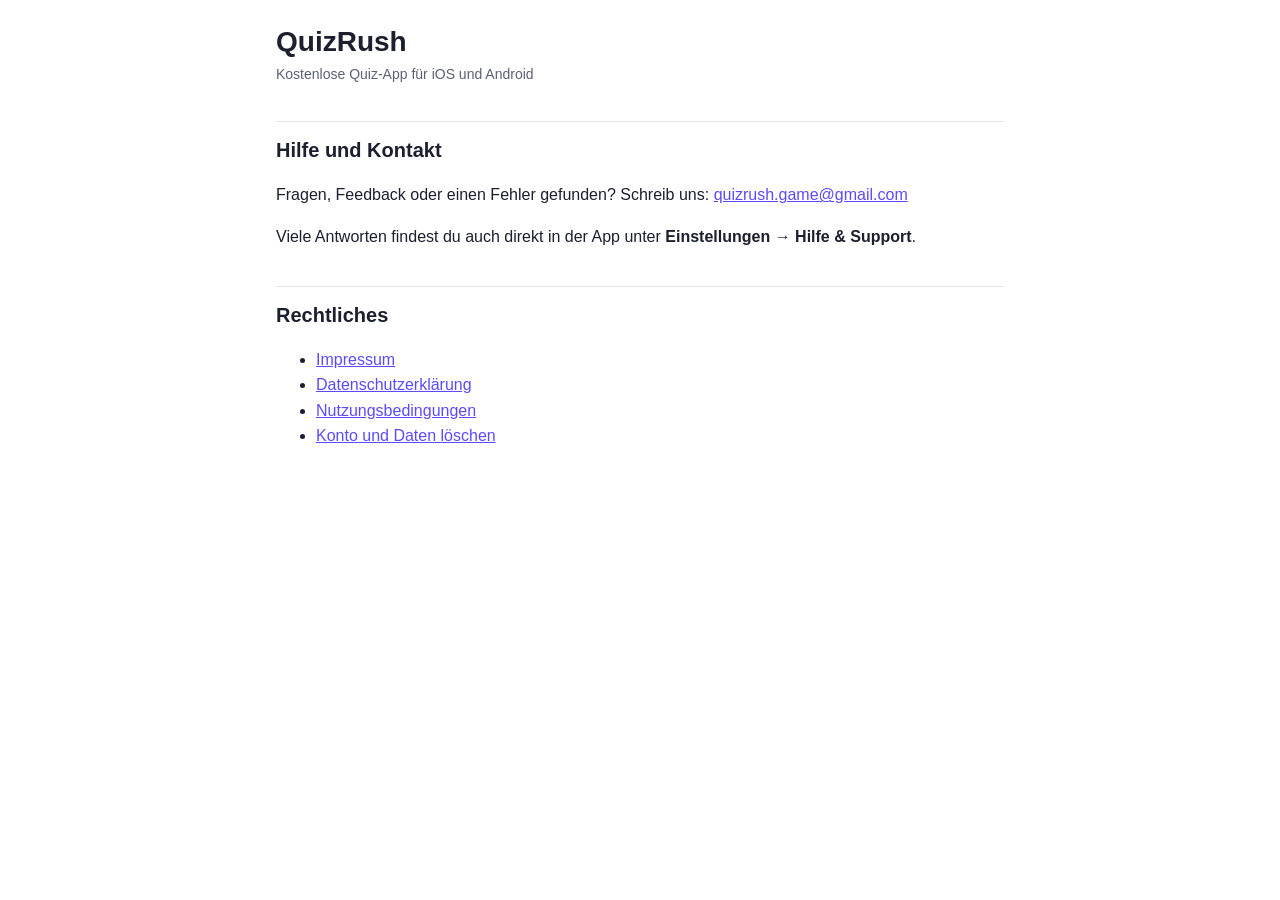
<file: index.html>
<!doctype html>
<html lang="de">
<head>
<meta charset="utf-8">
<meta name="viewport" content="width=device-width, initial-scale=1">
<title>QuizRush – Hilfe und Rechtliches</title>
<link rel="stylesheet" href="style.css">
</head>
<body>
<main>
<h1>QuizRush</h1>
<p class="stand">Kostenlose Quiz-App für iOS und Android</p>

<h2>Hilfe und Kontakt</h2>
<p>Fragen, Feedback oder einen Fehler gefunden? Schreib uns: <a href="mailto:quizrush.game@gmail.com">quizrush.game@gmail.com</a></p>
<p>Viele Antworten findest du auch direkt in der App unter <strong>Einstellungen → Hilfe &amp; Support</strong>.</p>

<h2>Rechtliches</h2>
<ul>
  <li><a href="impressum.html">Impressum</a></li>
  <li><a href="datenschutz.html">Datenschutzerklärung</a></li>
  <li><a href="nutzungsbedingungen.html">Nutzungsbedingungen</a></li>
  <li><a href="konto-loeschen.html">Konto und Daten löschen</a></li>
</ul>
</main>
</body>
</html>
</file>
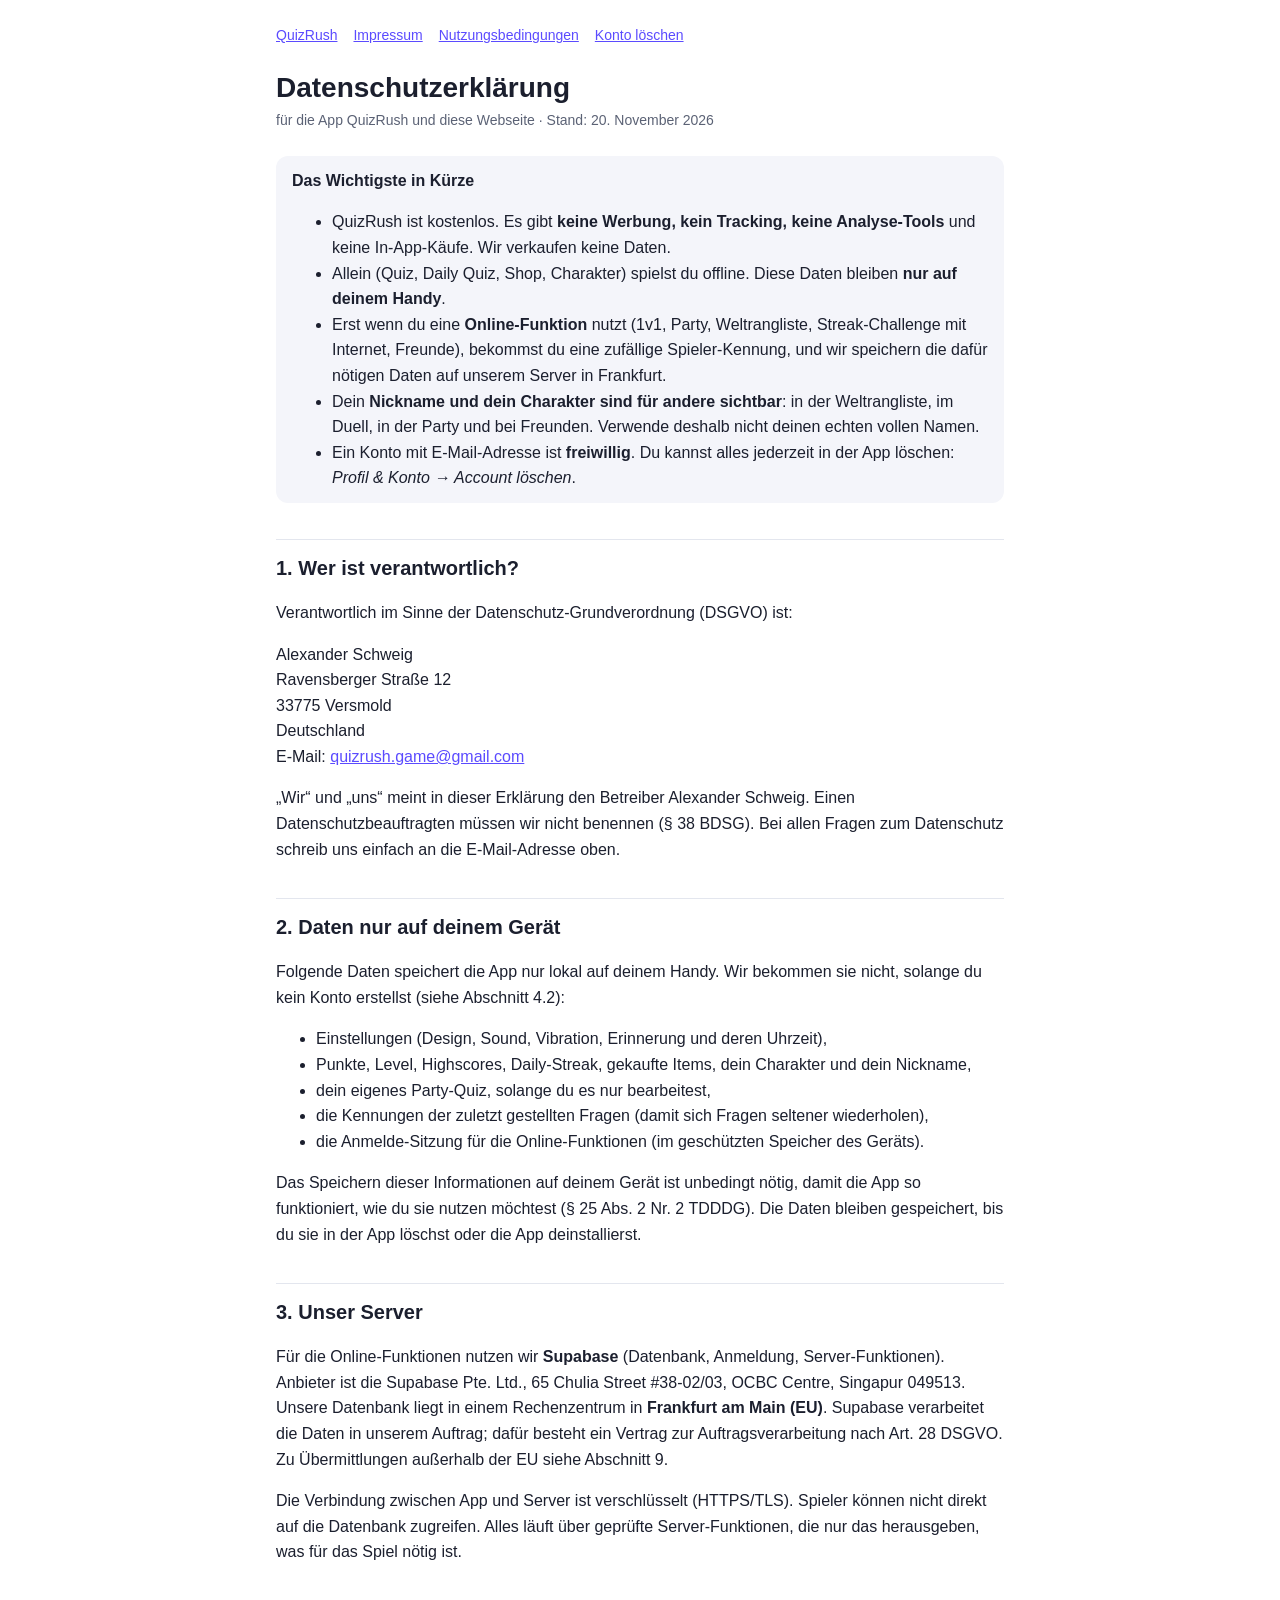
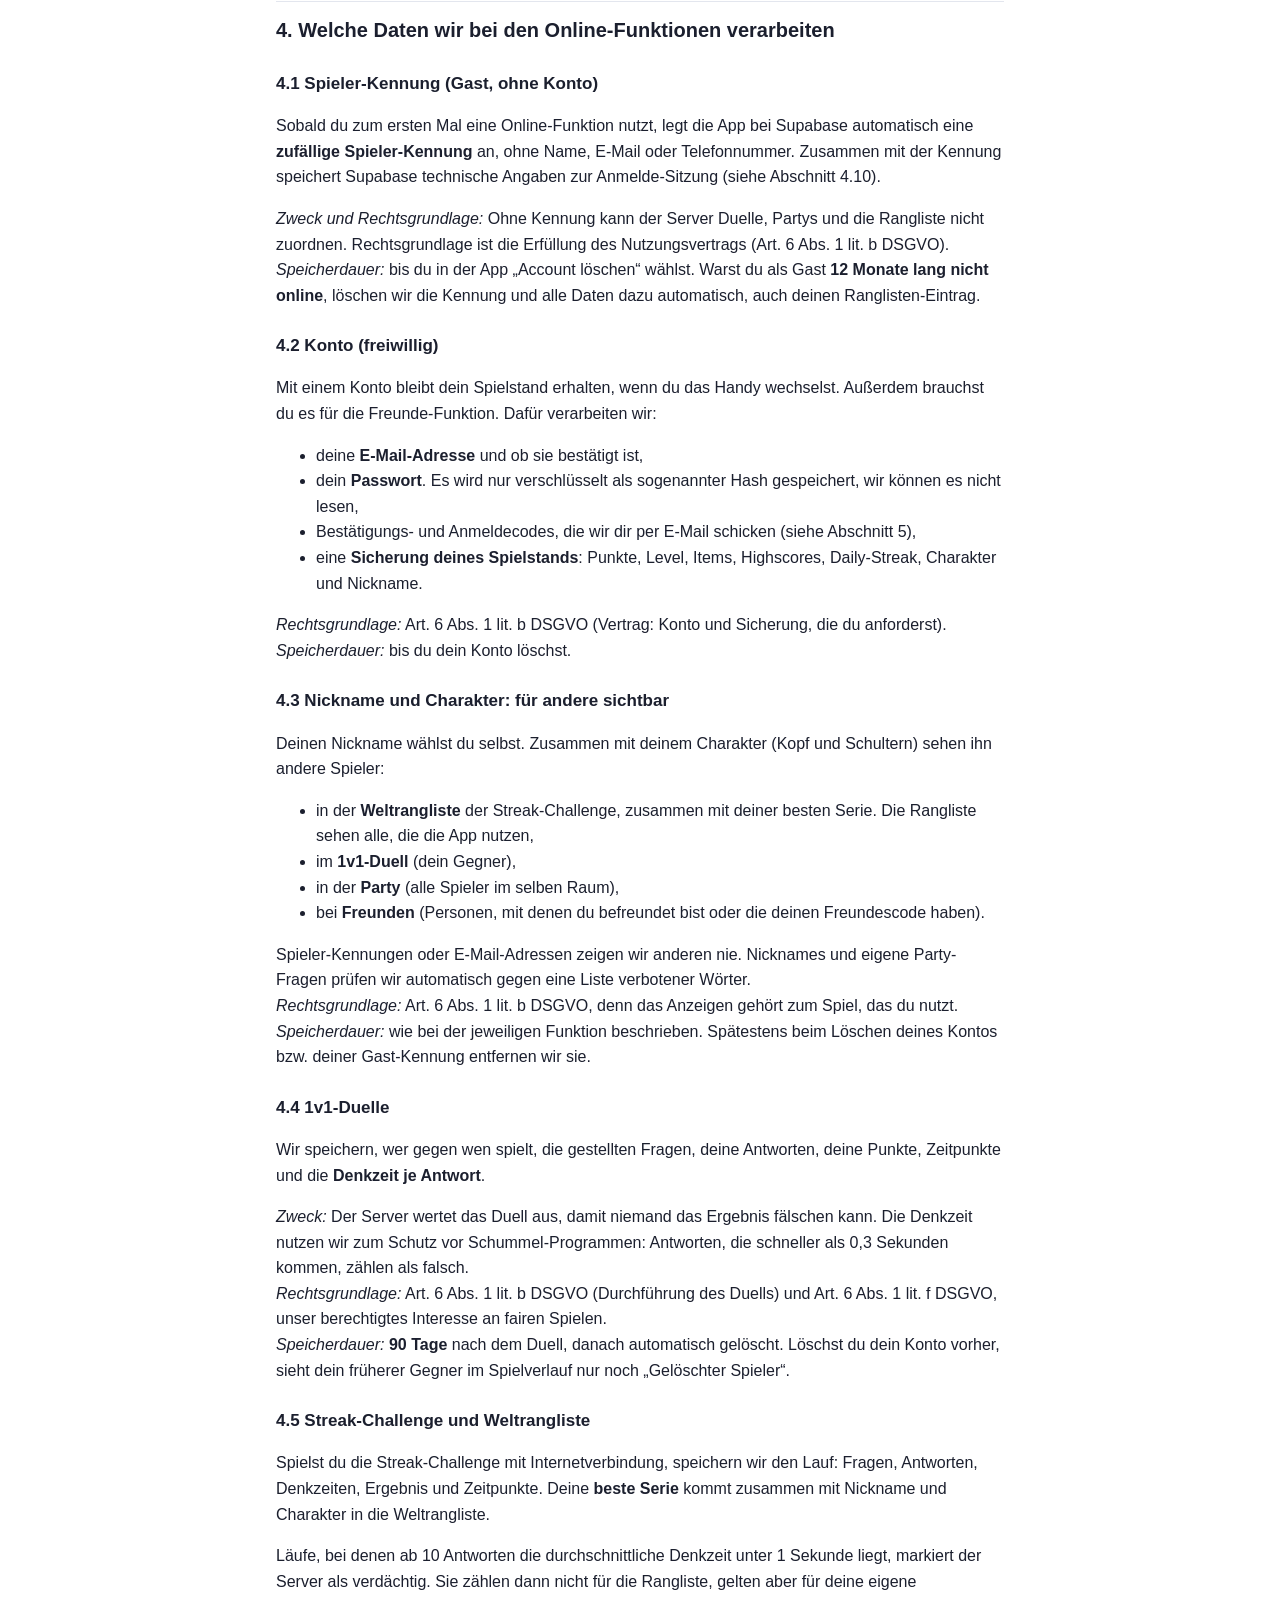
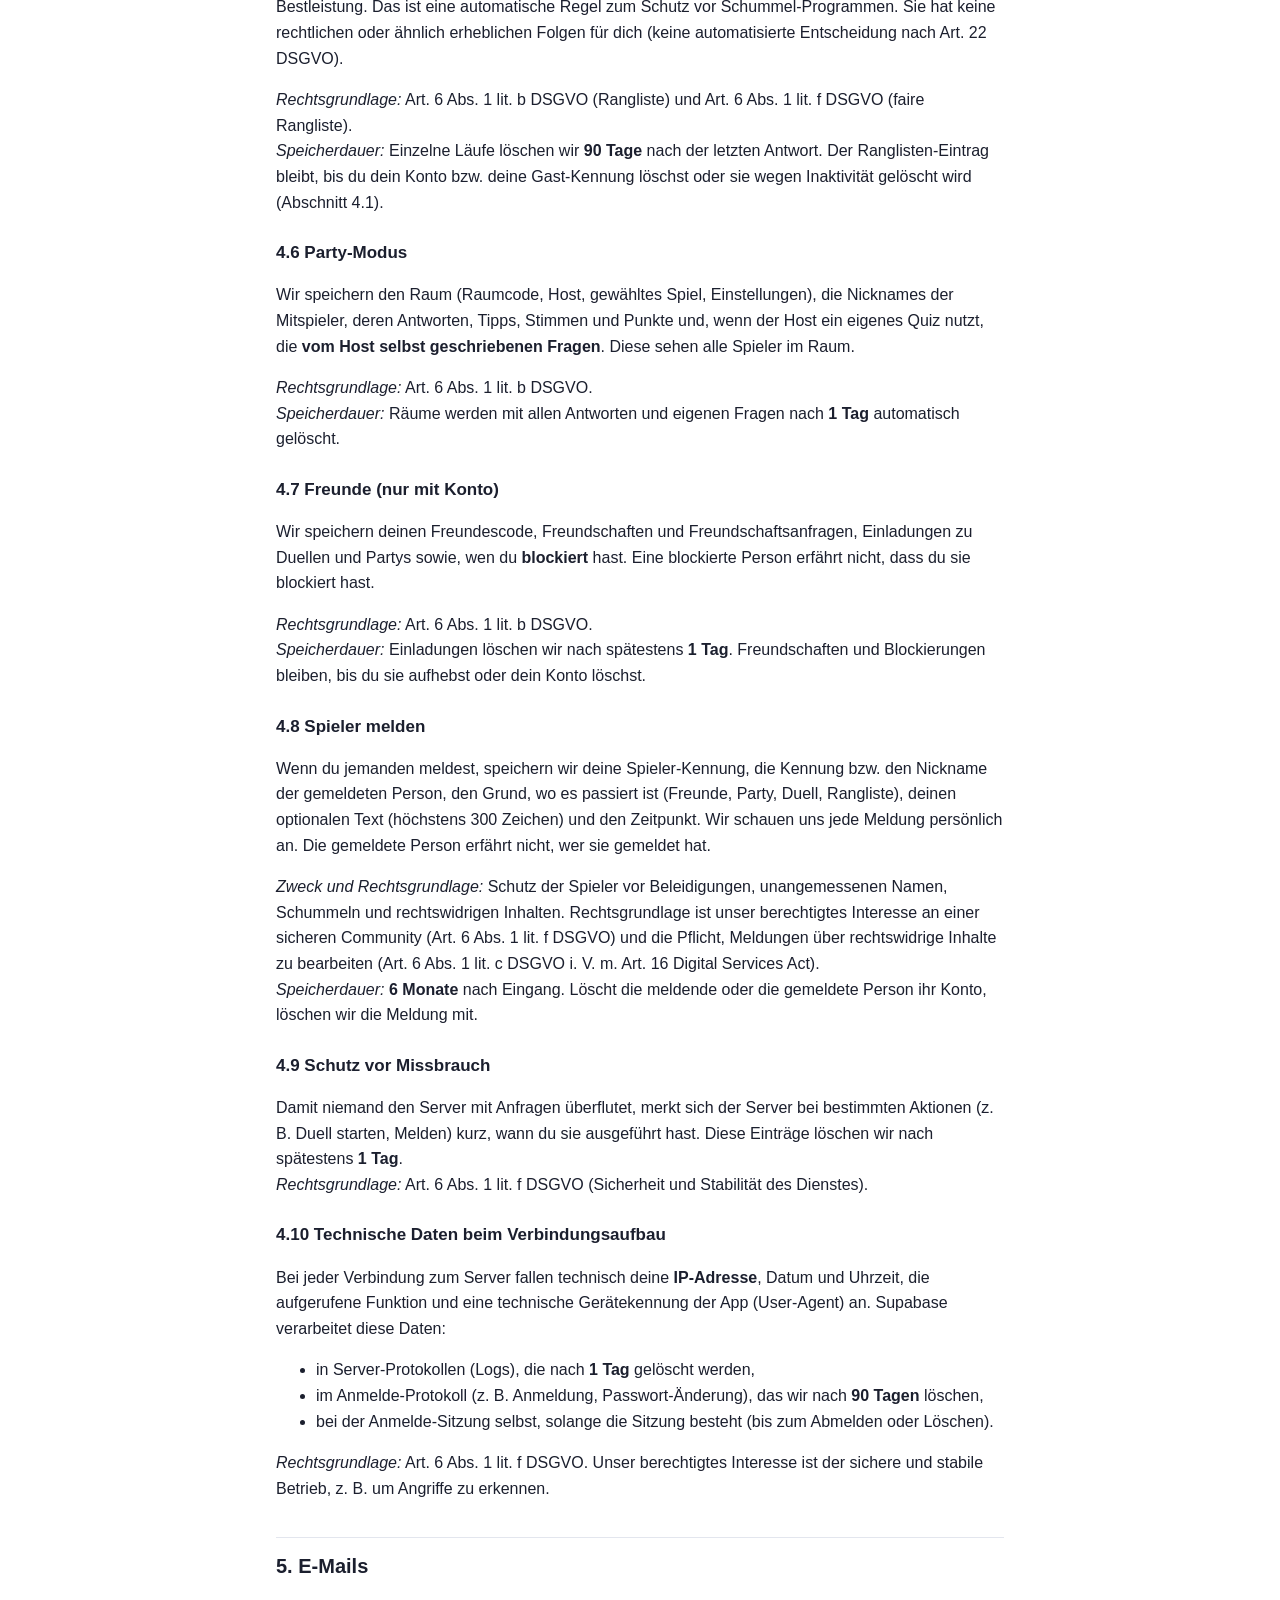
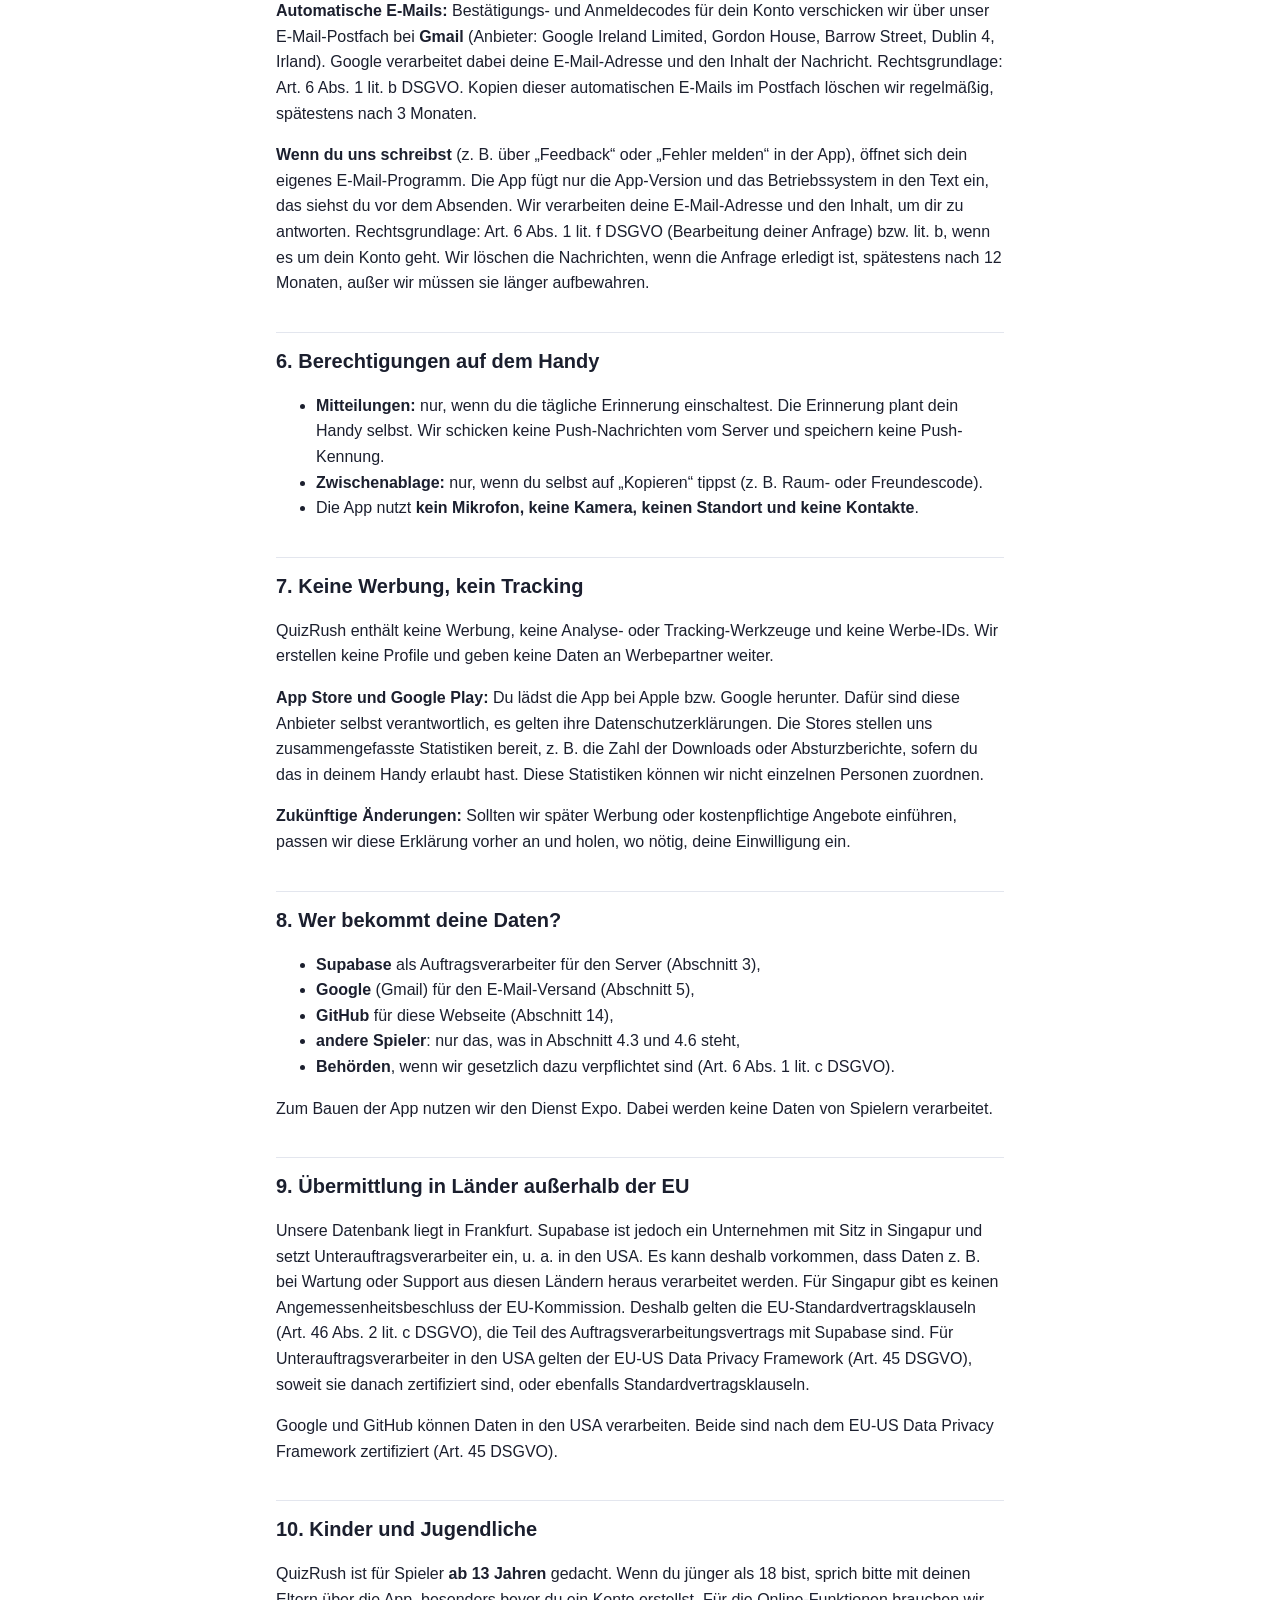
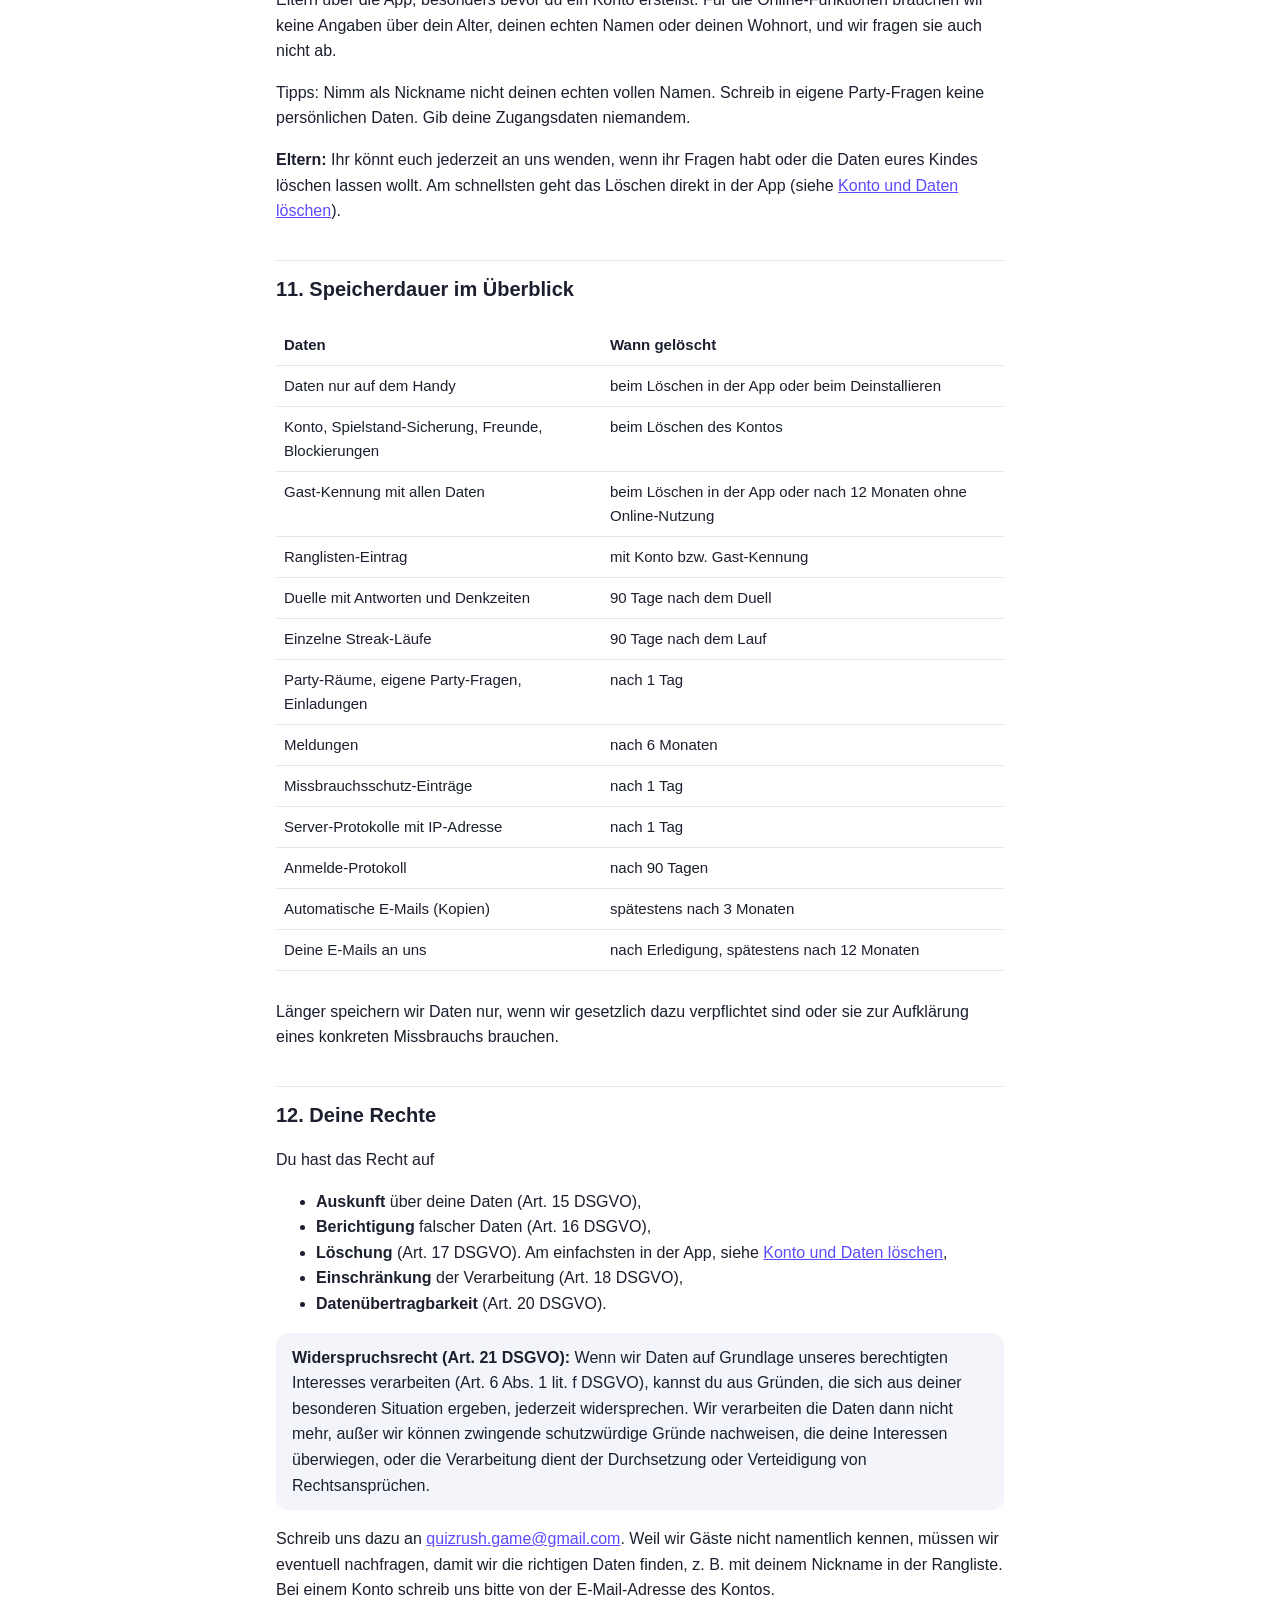
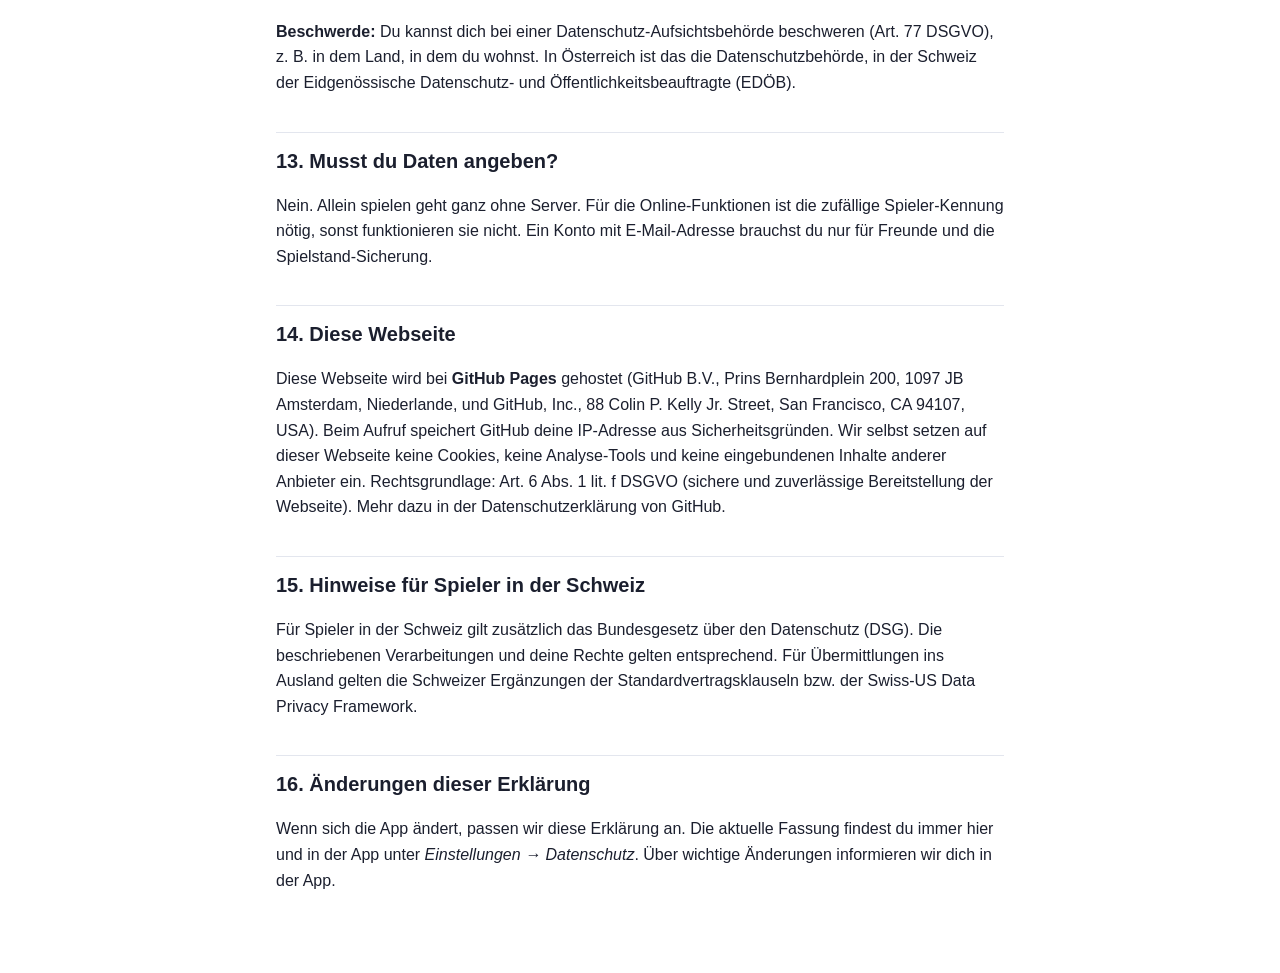
<file: datenschutz.html>
<!doctype html>
<html lang="de">
<head>
<meta charset="utf-8">
<meta name="viewport" content="width=device-width, initial-scale=1">
<title>Datenschutzerklärung – QuizRush</title>
<link rel="stylesheet" href="style.css">
</head>
<body>
<main>
<nav><a href="index.html">QuizRush</a><a href="impressum.html">Impressum</a><a href="nutzungsbedingungen.html">Nutzungsbedingungen</a><a href="konto-loeschen.html">Konto löschen</a></nav>
<h1>Datenschutzerklärung</h1>
<p class="stand">für die App QuizRush und diese Webseite · Stand: 20. November 2026</p>

<div class="box">
  <p><strong>Das Wichtigste in Kürze</strong></p>
  <ul>
    <li>QuizRush ist kostenlos. Es gibt <strong>keine Werbung, kein Tracking, keine Analyse-Tools</strong> und keine In-App-Käufe. Wir verkaufen keine Daten.</li>
    <li>Allein (Quiz, Daily Quiz, Shop, Charakter) spielst du offline. Diese Daten bleiben <strong>nur auf deinem Handy</strong>.</li>
    <li>Erst wenn du eine <strong>Online-Funktion</strong> nutzt (1v1, Party, Weltrangliste, Streak-Challenge mit Internet, Freunde), bekommst du eine zufällige Spieler-Kennung, und wir speichern die dafür nötigen Daten auf unserem Server in Frankfurt.</li>
    <li>Dein <strong>Nickname und dein Charakter sind für andere sichtbar</strong>: in der Weltrangliste, im Duell, in der Party und bei Freunden. Verwende deshalb nicht deinen echten vollen Namen.</li>
    <li>Ein Konto mit E-Mail-Adresse ist <strong>freiwillig</strong>. Du kannst alles jederzeit in der App löschen: <em>Profil &amp; Konto → Account löschen</em>.</li>
  </ul>
</div>

<h2 id="verantwortlicher">1. Wer ist verantwortlich?</h2>
<p>Verantwortlich im Sinne der Datenschutz-Grundverordnung (DSGVO) ist:</p>
<p>
  Alexander Schweig<br>
  Ravensberger Straße 12<br>
  33775 Versmold<br>
  Deutschland<br>
  E-Mail: <a href="mailto:quizrush.game@gmail.com">quizrush.game@gmail.com</a>
</p>
<p>„Wir“ und „uns“ meint in dieser Erklärung den Betreiber Alexander Schweig. Einen Datenschutzbeauftragten müssen wir nicht benennen (§ 38 BDSG). Bei allen Fragen zum Datenschutz schreib uns einfach an die E-Mail-Adresse oben.</p>

<h2 id="geraet">2. Daten nur auf deinem Gerät</h2>
<p>Folgende Daten speichert die App nur lokal auf deinem Handy. Wir bekommen sie nicht, solange du kein Konto erstellst (siehe Abschnitt 4.2):</p>
<ul>
  <li>Einstellungen (Design, Sound, Vibration, Erinnerung und deren Uhrzeit),</li>
  <li>Punkte, Level, Highscores, Daily-Streak, gekaufte Items, dein Charakter und dein Nickname,</li>
  <li>dein eigenes Party-Quiz, solange du es nur bearbeitest,</li>
  <li>die Kennungen der zuletzt gestellten Fragen (damit sich Fragen seltener wiederholen),</li>
  <li>die Anmelde-Sitzung für die Online-Funktionen (im geschützten Speicher des Geräts).</li>
</ul>
<p>Das Speichern dieser Informationen auf deinem Gerät ist unbedingt nötig, damit die App so funktioniert, wie du sie nutzen möchtest (§ 25 Abs. 2 Nr. 2 TDDDG). Die Daten bleiben gespeichert, bis du sie in der App löschst oder die App deinstallierst.</p>

<h2 id="server">3. Unser Server</h2>
<p>Für die Online-Funktionen nutzen wir <strong>Supabase</strong> (Datenbank, Anmeldung, Server-Funktionen). Anbieter ist die Supabase Pte. Ltd., 65 Chulia Street #38-02/03, OCBC Centre, Singapur 049513. Unsere Datenbank liegt in einem Rechenzentrum in <strong>Frankfurt am Main (EU)</strong>. Supabase verarbeitet die Daten in unserem Auftrag; dafür besteht ein Vertrag zur Auftragsverarbeitung nach Art. 28 DSGVO. Zu Übermittlungen außerhalb der EU siehe Abschnitt 9.</p>
<p>Die Verbindung zwischen App und Server ist verschlüsselt (HTTPS/TLS). Spieler können nicht direkt auf die Datenbank zugreifen. Alles läuft über geprüfte Server-Funktionen, die nur das herausgeben, was für das Spiel nötig ist.</p>

<h2 id="online">4. Welche Daten wir bei den Online-Funktionen verarbeiten</h2>

<h3 id="gast">4.1 Spieler-Kennung (Gast, ohne Konto)</h3>
<p>Sobald du zum ersten Mal eine Online-Funktion nutzt, legt die App bei Supabase automatisch eine <strong>zufällige Spieler-Kennung</strong> an, ohne Name, E-Mail oder Telefonnummer. Zusammen mit der Kennung speichert Supabase technische Angaben zur Anmelde-Sitzung (siehe Abschnitt 4.10).</p>
<p><em>Zweck und Rechtsgrundlage:</em> Ohne Kennung kann der Server Duelle, Partys und die Rangliste nicht zuordnen. Rechtsgrundlage ist die Erfüllung des Nutzungsvertrags (Art. 6 Abs. 1 lit. b DSGVO).<br>
<em>Speicherdauer:</em> bis du in der App „Account löschen“ wählst. Warst du als Gast <strong>12 Monate lang nicht online</strong>, löschen wir die Kennung und alle Daten dazu automatisch, auch deinen Ranglisten-Eintrag.</p>

<h3 id="konto">4.2 Konto (freiwillig)</h3>
<p>Mit einem Konto bleibt dein Spielstand erhalten, wenn du das Handy wechselst. Außerdem brauchst du es für die Freunde-Funktion. Dafür verarbeiten wir:</p>
<ul>
  <li>deine <strong>E-Mail-Adresse</strong> und ob sie bestätigt ist,</li>
  <li>dein <strong>Passwort</strong>. Es wird nur verschlüsselt als sogenannter Hash gespeichert, wir können es nicht lesen,</li>
  <li>Bestätigungs- und Anmeldecodes, die wir dir per E-Mail schicken (siehe Abschnitt 5),</li>
  <li>eine <strong>Sicherung deines Spielstands</strong>: Punkte, Level, Items, Highscores, Daily-Streak, Charakter und Nickname.</li>
</ul>
<p><em>Rechtsgrundlage:</em> Art. 6 Abs. 1 lit. b DSGVO (Vertrag: Konto und Sicherung, die du anforderst).<br>
<em>Speicherdauer:</em> bis du dein Konto löschst.</p>

<h3 id="sichtbar">4.3 Nickname und Charakter: für andere sichtbar</h3>
<p>Deinen Nickname wählst du selbst. Zusammen mit deinem Charakter (Kopf und Schultern) sehen ihn andere Spieler:</p>
<ul>
  <li>in der <strong>Weltrangliste</strong> der Streak-Challenge, zusammen mit deiner besten Serie. Die Rangliste sehen alle, die die App nutzen,</li>
  <li>im <strong>1v1-Duell</strong> (dein Gegner),</li>
  <li>in der <strong>Party</strong> (alle Spieler im selben Raum),</li>
  <li>bei <strong>Freunden</strong> (Personen, mit denen du befreundet bist oder die deinen Freundescode haben).</li>
</ul>
<p>Spieler-Kennungen oder E-Mail-Adressen zeigen wir anderen nie. Nicknames und eigene Party-Fragen prüfen wir automatisch gegen eine Liste verbotener Wörter.<br>
<em>Rechtsgrundlage:</em> Art. 6 Abs. 1 lit. b DSGVO, denn das Anzeigen gehört zum Spiel, das du nutzt.<br>
<em>Speicherdauer:</em> wie bei der jeweiligen Funktion beschrieben. Spätestens beim Löschen deines Kontos bzw. deiner Gast-Kennung entfernen wir sie.</p>

<h3 id="duell">4.4 1v1-Duelle</h3>
<p>Wir speichern, wer gegen wen spielt, die gestellten Fragen, deine Antworten, deine Punkte, Zeitpunkte und die <strong>Denkzeit je Antwort</strong>.</p>
<p><em>Zweck:</em> Der Server wertet das Duell aus, damit niemand das Ergebnis fälschen kann. Die Denkzeit nutzen wir zum Schutz vor Schummel-Programmen: Antworten, die schneller als 0,3 Sekunden kommen, zählen als falsch.<br>
<em>Rechtsgrundlage:</em> Art. 6 Abs. 1 lit. b DSGVO (Durchführung des Duells) und Art. 6 Abs. 1 lit. f DSGVO, unser berechtigtes Interesse an fairen Spielen.<br>
<em>Speicherdauer:</em> <strong>90 Tage</strong> nach dem Duell, danach automatisch gelöscht. Löschst du dein Konto vorher, sieht dein früherer Gegner im Spielverlauf nur noch „Gelöschter Spieler“.</p>

<h3 id="streak">4.5 Streak-Challenge und Weltrangliste</h3>
<p>Spielst du die Streak-Challenge mit Internetverbindung, speichern wir den Lauf: Fragen, Antworten, Denkzeiten, Ergebnis und Zeitpunkte. Deine <strong>beste Serie</strong> kommt zusammen mit Nickname und Charakter in die Weltrangliste.</p>
<p>Läufe, bei denen ab 10 Antworten die durchschnittliche Denkzeit unter 1 Sekunde liegt, markiert der Server als verdächtig. Sie zählen dann nicht für die Rangliste, gelten aber für deine eigene Bestleistung. Das ist eine automatische Regel zum Schutz vor Schummel-Programmen. Sie hat keine rechtlichen oder ähnlich erheblichen Folgen für dich (keine automatisierte Entscheidung nach Art. 22 DSGVO).</p>
<p><em>Rechtsgrundlage:</em> Art. 6 Abs. 1 lit. b DSGVO (Rangliste) und Art. 6 Abs. 1 lit. f DSGVO (faire Rangliste).<br>
<em>Speicherdauer:</em> Einzelne Läufe löschen wir <strong>90 Tage</strong> nach der letzten Antwort. Der Ranglisten-Eintrag bleibt, bis du dein Konto bzw. deine Gast-Kennung löschst oder sie wegen Inaktivität gelöscht wird (Abschnitt 4.1).</p>

<h3 id="party">4.6 Party-Modus</h3>
<p>Wir speichern den Raum (Raumcode, Host, gewähltes Spiel, Einstellungen), die Nicknames der Mitspieler, deren Antworten, Tipps, Stimmen und Punkte und, wenn der Host ein eigenes Quiz nutzt, die <strong>vom Host selbst geschriebenen Fragen</strong>. Diese sehen alle Spieler im Raum.</p>
<p><em>Rechtsgrundlage:</em> Art. 6 Abs. 1 lit. b DSGVO.<br>
<em>Speicherdauer:</em> Räume werden mit allen Antworten und eigenen Fragen nach <strong>1 Tag</strong> automatisch gelöscht.</p>

<h3 id="freunde">4.7 Freunde (nur mit Konto)</h3>
<p>Wir speichern deinen Freundescode, Freundschaften und Freundschaftsanfragen, Einladungen zu Duellen und Partys sowie, wen du <strong>blockiert</strong> hast. Eine blockierte Person erfährt nicht, dass du sie blockiert hast.</p>
<p><em>Rechtsgrundlage:</em> Art. 6 Abs. 1 lit. b DSGVO.<br>
<em>Speicherdauer:</em> Einladungen löschen wir nach spätestens <strong>1 Tag</strong>. Freundschaften und Blockierungen bleiben, bis du sie aufhebst oder dein Konto löschst.</p>

<h3 id="melden">4.8 Spieler melden</h3>
<p>Wenn du jemanden meldest, speichern wir deine Spieler-Kennung, die Kennung bzw. den Nickname der gemeldeten Person, den Grund, wo es passiert ist (Freunde, Party, Duell, Rangliste), deinen optionalen Text (höchstens 300 Zeichen) und den Zeitpunkt. Wir schauen uns jede Meldung persönlich an. Die gemeldete Person erfährt nicht, wer sie gemeldet hat.</p>
<p><em>Zweck und Rechtsgrundlage:</em> Schutz der Spieler vor Beleidigungen, unangemessenen Namen, Schummeln und rechtswidrigen Inhalten. Rechtsgrundlage ist unser berechtigtes Interesse an einer sicheren Community (Art. 6 Abs. 1 lit. f DSGVO) und die Pflicht, Meldungen über rechtswidrige Inhalte zu bearbeiten (Art. 6 Abs. 1 lit. c DSGVO i. V. m. Art. 16 Digital Services Act).<br>
<em>Speicherdauer:</em> <strong>6 Monate</strong> nach Eingang. Löscht die meldende oder die gemeldete Person ihr Konto, löschen wir die Meldung mit.</p>

<h3 id="missbrauch">4.9 Schutz vor Missbrauch</h3>
<p>Damit niemand den Server mit Anfragen überflutet, merkt sich der Server bei bestimmten Aktionen (z. B. Duell starten, Melden) kurz, wann du sie ausgeführt hast. Diese Einträge löschen wir nach spätestens <strong>1 Tag</strong>.<br>
<em>Rechtsgrundlage:</em> Art. 6 Abs. 1 lit. f DSGVO (Sicherheit und Stabilität des Dienstes).</p>

<h3 id="technik">4.10 Technische Daten beim Verbindungsaufbau</h3>
<p>Bei jeder Verbindung zum Server fallen technisch deine <strong>IP-Adresse</strong>, Datum und Uhrzeit, die aufgerufene Funktion und eine technische Gerätekennung der App (User-Agent) an. Supabase verarbeitet diese Daten:</p>
<ul>
  <li>in Server-Protokollen (Logs), die nach <strong>1 Tag</strong> gelöscht werden,</li>
  <li>im Anmelde-Protokoll (z. B. Anmeldung, Passwort-Änderung), das wir nach <strong>90 Tagen</strong> löschen,</li>
  <li>bei der Anmelde-Sitzung selbst, solange die Sitzung besteht (bis zum Abmelden oder Löschen).</li>
</ul>
<p><em>Rechtsgrundlage:</em> Art. 6 Abs. 1 lit. f DSGVO. Unser berechtigtes Interesse ist der sichere und stabile Betrieb, z. B. um Angriffe zu erkennen.</p>

<h2 id="email">5. E-Mails</h2>
<p><strong>Automatische E-Mails:</strong> Bestätigungs- und Anmeldecodes für dein Konto verschicken wir über unser E-Mail-Postfach bei <strong>Gmail</strong> (Anbieter: Google Ireland Limited, Gordon House, Barrow Street, Dublin 4, Irland). Google verarbeitet dabei deine E-Mail-Adresse und den Inhalt der Nachricht. Rechtsgrundlage: Art. 6 Abs. 1 lit. b DSGVO. Kopien dieser automatischen E-Mails im Postfach löschen wir regelmäßig, spätestens nach 3 Monaten.</p>
<p><strong>Wenn du uns schreibst</strong> (z. B. über „Feedback“ oder „Fehler melden“ in der App), öffnet sich dein eigenes E-Mail-Programm. Die App fügt nur die App-Version und das Betriebssystem in den Text ein, das siehst du vor dem Absenden. Wir verarbeiten deine E-Mail-Adresse und den Inhalt, um dir zu antworten. Rechtsgrundlage: Art. 6 Abs. 1 lit. f DSGVO (Bearbeitung deiner Anfrage) bzw. lit. b, wenn es um dein Konto geht. Wir löschen die Nachrichten, wenn die Anfrage erledigt ist, spätestens nach 12 Monaten, außer wir müssen sie länger aufbewahren.</p>

<h2 id="berechtigungen">6. Berechtigungen auf dem Handy</h2>
<ul>
  <li><strong>Mitteilungen:</strong> nur, wenn du die tägliche Erinnerung einschaltest. Die Erinnerung plant dein Handy selbst. Wir schicken keine Push-Nachrichten vom Server und speichern keine Push-Kennung.</li>
  <li><strong>Zwischenablage:</strong> nur, wenn du selbst auf „Kopieren“ tippst (z. B. Raum- oder Freundescode).</li>
  <li>Die App nutzt <strong>kein Mikrofon, keine Kamera, keinen Standort und keine Kontakte</strong>.</li>
</ul>

<h2 id="tracking">7. Keine Werbung, kein Tracking</h2>
<p>QuizRush enthält keine Werbung, keine Analyse- oder Tracking-Werkzeuge und keine Werbe-IDs. Wir erstellen keine Profile und geben keine Daten an Werbepartner weiter.</p>
<p><strong>App Store und Google Play:</strong> Du lädst die App bei Apple bzw. Google herunter. Dafür sind diese Anbieter selbst verantwortlich, es gelten ihre Datenschutzerklärungen. Die Stores stellen uns zusammengefasste Statistiken bereit, z. B. die Zahl der Downloads oder Absturzberichte, sofern du das in deinem Handy erlaubt hast. Diese Statistiken können wir nicht einzelnen Personen zuordnen.</p>
<p><strong>Zukünftige Änderungen:</strong> Sollten wir später Werbung oder kostenpflichtige Angebote einführen, passen wir diese Erklärung vorher an und holen, wo nötig, deine Einwilligung ein.</p>

<h2 id="empfaenger">8. Wer bekommt deine Daten?</h2>
<ul>
  <li><strong>Supabase</strong> als Auftragsverarbeiter für den Server (Abschnitt 3),</li>
  <li><strong>Google</strong> (Gmail) für den E-Mail-Versand (Abschnitt 5),</li>
  <li><strong>GitHub</strong> für diese Webseite (Abschnitt 14),</li>
  <li><strong>andere Spieler</strong>: nur das, was in Abschnitt 4.3 und 4.6 steht,</li>
  <li><strong>Behörden</strong>, wenn wir gesetzlich dazu verpflichtet sind (Art. 6 Abs. 1 lit. c DSGVO).</li>
</ul>
<p>Zum Bauen der App nutzen wir den Dienst Expo. Dabei werden keine Daten von Spielern verarbeitet.</p>

<h2 id="drittland">9. Übermittlung in Länder außerhalb der EU</h2>
<p>Unsere Datenbank liegt in Frankfurt. Supabase ist jedoch ein Unternehmen mit Sitz in Singapur und setzt Unterauftragsverarbeiter ein, u. a. in den USA. Es kann deshalb vorkommen, dass Daten z. B. bei Wartung oder Support aus diesen Ländern heraus verarbeitet werden. Für Singapur gibt es keinen Angemessenheitsbeschluss der EU-Kommission. Deshalb gelten die EU-Standardvertragsklauseln (Art. 46 Abs. 2 lit. c DSGVO), die Teil des Auftragsverarbeitungsvertrags mit Supabase sind. Für Unterauftragsverarbeiter in den USA gelten der EU-US Data Privacy Framework (Art. 45 DSGVO), soweit sie danach zertifiziert sind, oder ebenfalls Standardvertragsklauseln.</p>
<p>Google und GitHub können Daten in den USA verarbeiten. Beide sind nach dem EU-US Data Privacy Framework zertifiziert (Art. 45 DSGVO).</p>

<h2 id="kinder">10. Kinder und Jugendliche</h2>
<p>QuizRush ist für Spieler <strong>ab 13 Jahren</strong> gedacht. Wenn du jünger als 18 bist, sprich bitte mit deinen Eltern über die App, besonders bevor du ein Konto erstellst. Für die Online-Funktionen brauchen wir keine Angaben über dein Alter, deinen echten Namen oder deinen Wohnort, und wir fragen sie auch nicht ab.</p>
<p>Tipps: Nimm als Nickname nicht deinen echten vollen Namen. Schreib in eigene Party-Fragen keine persönlichen Daten. Gib deine Zugangsdaten niemandem.</p>
<p><strong>Eltern:</strong> Ihr könnt euch jederzeit an uns wenden, wenn ihr Fragen habt oder die Daten eures Kindes löschen lassen wollt. Am schnellsten geht das Löschen direkt in der App (siehe <a href="konto-loeschen.html">Konto und Daten löschen</a>).</p>

<h2 id="fristen">11. Speicherdauer im Überblick</h2>
<div class="table-wrap">
<table>
  <tr><th>Daten</th><th>Wann gelöscht</th></tr>
  <tr><td>Daten nur auf dem Handy</td><td>beim Löschen in der App oder beim Deinstallieren</td></tr>
  <tr><td>Konto, Spielstand-Sicherung, Freunde, Blockierungen</td><td>beim Löschen des Kontos</td></tr>
  <tr><td>Gast-Kennung mit allen Daten</td><td>beim Löschen in der App oder nach 12 Monaten ohne Online-Nutzung</td></tr>
  <tr><td>Ranglisten-Eintrag</td><td>mit Konto bzw. Gast-Kennung</td></tr>
  <tr><td>Duelle mit Antworten und Denkzeiten</td><td>90 Tage nach dem Duell</td></tr>
  <tr><td>Einzelne Streak-Läufe</td><td>90 Tage nach dem Lauf</td></tr>
  <tr><td>Party-Räume, eigene Party-Fragen, Einladungen</td><td>nach 1 Tag</td></tr>
  <tr><td>Meldungen</td><td>nach 6 Monaten</td></tr>
  <tr><td>Missbrauchsschutz-Einträge</td><td>nach 1 Tag</td></tr>
  <tr><td>Server-Protokolle mit IP-Adresse</td><td>nach 1 Tag</td></tr>
  <tr><td>Anmelde-Protokoll</td><td>nach 90 Tagen</td></tr>
  <tr><td>Automatische E-Mails (Kopien)</td><td>spätestens nach 3 Monaten</td></tr>
  <tr><td>Deine E-Mails an uns</td><td>nach Erledigung, spätestens nach 12 Monaten</td></tr>
</table>
</div>
<p>Länger speichern wir Daten nur, wenn wir gesetzlich dazu verpflichtet sind oder sie zur Aufklärung eines konkreten Missbrauchs brauchen.</p>

<h2 id="rechte">12. Deine Rechte</h2>
<p>Du hast das Recht auf</p>
<ul>
  <li><strong>Auskunft</strong> über deine Daten (Art. 15 DSGVO),</li>
  <li><strong>Berichtigung</strong> falscher Daten (Art. 16 DSGVO),</li>
  <li><strong>Löschung</strong> (Art. 17 DSGVO). Am einfachsten in der App, siehe <a href="konto-loeschen.html">Konto und Daten löschen</a>,</li>
  <li><strong>Einschränkung</strong> der Verarbeitung (Art. 18 DSGVO),</li>
  <li><strong>Datenübertragbarkeit</strong> (Art. 20 DSGVO).</li>
</ul>
<div class="box">
  <p><strong>Widerspruchsrecht (Art. 21 DSGVO):</strong> Wenn wir Daten auf Grundlage unseres berechtigten Interesses verarbeiten (Art. 6 Abs. 1 lit. f DSGVO), kannst du aus Gründen, die sich aus deiner besonderen Situation ergeben, jederzeit widersprechen. Wir verarbeiten die Daten dann nicht mehr, außer wir können zwingende schutzwürdige Gründe nachweisen, die deine Interessen überwiegen, oder die Verarbeitung dient der Durchsetzung oder Verteidigung von Rechtsansprüchen.</p>
</div>
<p>Schreib uns dazu an <a href="mailto:quizrush.game@gmail.com">quizrush.game@gmail.com</a>. Weil wir Gäste nicht namentlich kennen, müssen wir eventuell nachfragen, damit wir die richtigen Daten finden, z. B. mit deinem Nickname in der Rangliste. Bei einem Konto schreib uns bitte von der E-Mail-Adresse des Kontos.</p>
<p><strong>Beschwerde:</strong> Du kannst dich bei einer Datenschutz-Aufsichtsbehörde beschweren (Art. 77 DSGVO), z. B. in dem Land, in dem du wohnst. In Österreich ist das die Datenschutzbehörde, in der Schweiz der Eidgenössische Datenschutz- und Öffentlichkeitsbeauftragte (EDÖB).</p>

<h2 id="pflicht">13. Musst du Daten angeben?</h2>
<p>Nein. Allein spielen geht ganz ohne Server. Für die Online-Funktionen ist die zufällige Spieler-Kennung nötig, sonst funktionieren sie nicht. Ein Konto mit E-Mail-Adresse brauchst du nur für Freunde und die Spielstand-Sicherung.</p>

<h2 id="webseite">14. Diese Webseite</h2>
<p>Diese Webseite wird bei <strong>GitHub Pages</strong> gehostet (GitHub B.V., Prins Bernhardplein 200, 1097 JB Amsterdam, Niederlande, und GitHub, Inc., 88 Colin P. Kelly Jr. Street, San Francisco, CA 94107, USA). Beim Aufruf speichert GitHub deine IP-Adresse aus Sicherheitsgründen. Wir selbst setzen auf dieser Webseite keine Cookies, keine Analyse-Tools und keine eingebundenen Inhalte anderer Anbieter ein. Rechtsgrundlage: Art. 6 Abs. 1 lit. f DSGVO (sichere und zuverlässige Bereitstellung der Webseite). Mehr dazu in der Datenschutzerklärung von GitHub.</p>

<h2 id="schweiz">15. Hinweise für Spieler in der Schweiz</h2>
<p>Für Spieler in der Schweiz gilt zusätzlich das Bundesgesetz über den Datenschutz (DSG). Die beschriebenen Verarbeitungen und deine Rechte gelten entsprechend. Für Übermittlungen ins Ausland gelten die Schweizer Ergänzungen der Standardvertragsklauseln bzw. der Swiss-US Data Privacy Framework.</p>

<h2 id="aenderungen">16. Änderungen dieser Erklärung</h2>
<p>Wenn sich die App ändert, passen wir diese Erklärung an. Die aktuelle Fassung findest du immer hier und in der App unter <em>Einstellungen → Datenschutz</em>. Über wichtige Änderungen informieren wir dich in der App.</p>
</main>
</body>
</html>
</file>
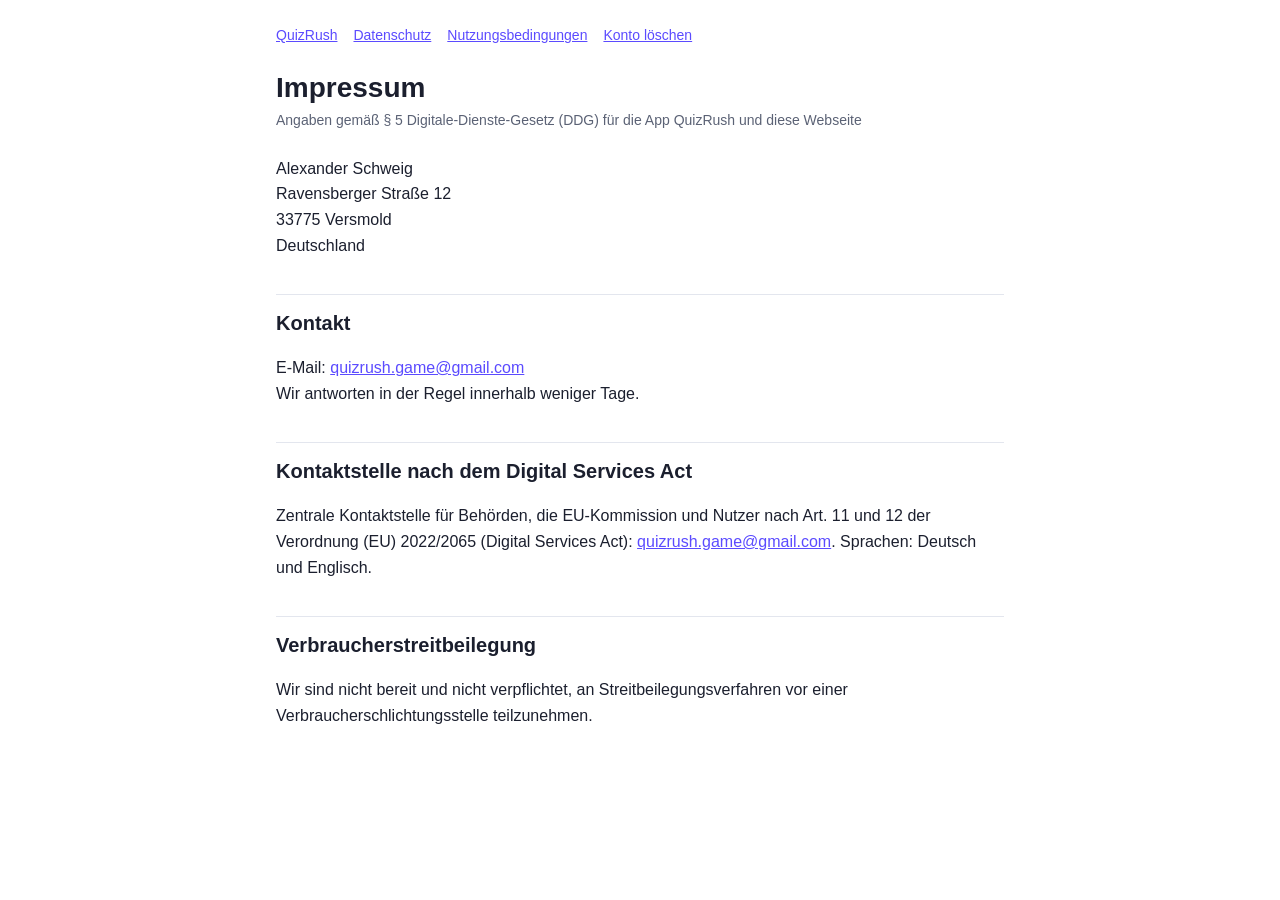
<file: impressum.html>
<!doctype html>
<html lang="de">
<head>
<meta charset="utf-8">
<meta name="viewport" content="width=device-width, initial-scale=1">
<title>Impressum – QuizRush</title>
<link rel="stylesheet" href="style.css">
</head>
<body>
<main>
<nav><a href="index.html">QuizRush</a><a href="datenschutz.html">Datenschutz</a><a href="nutzungsbedingungen.html">Nutzungsbedingungen</a><a href="konto-loeschen.html">Konto löschen</a></nav>
<h1>Impressum</h1>
<p class="stand">Angaben gemäß § 5 Digitale-Dienste-Gesetz (DDG) für die App QuizRush und diese Webseite</p>

<p>
  Alexander Schweig<br>
  Ravensberger Straße 12<br>
  33775 Versmold<br>
  Deutschland
</p>

<h2>Kontakt</h2>
<p>E-Mail: <a href="mailto:quizrush.game@gmail.com">quizrush.game@gmail.com</a><br>
Wir antworten in der Regel innerhalb weniger Tage.</p>

<h2>Kontaktstelle nach dem Digital Services Act</h2>
<p>Zentrale Kontaktstelle für Behörden, die EU-Kommission und Nutzer nach Art. 11 und 12 der Verordnung (EU) 2022/2065 (Digital Services Act):
<a href="mailto:quizrush.game@gmail.com">quizrush.game@gmail.com</a>. Sprachen: Deutsch und Englisch.</p>

<h2>Verbraucherstreitbeilegung</h2>
<p>Wir sind nicht bereit und nicht verpflichtet, an Streitbeilegungsverfahren vor einer Verbraucherschlichtungsstelle teilzunehmen.</p>
</main>
</body>
</html>
</file>
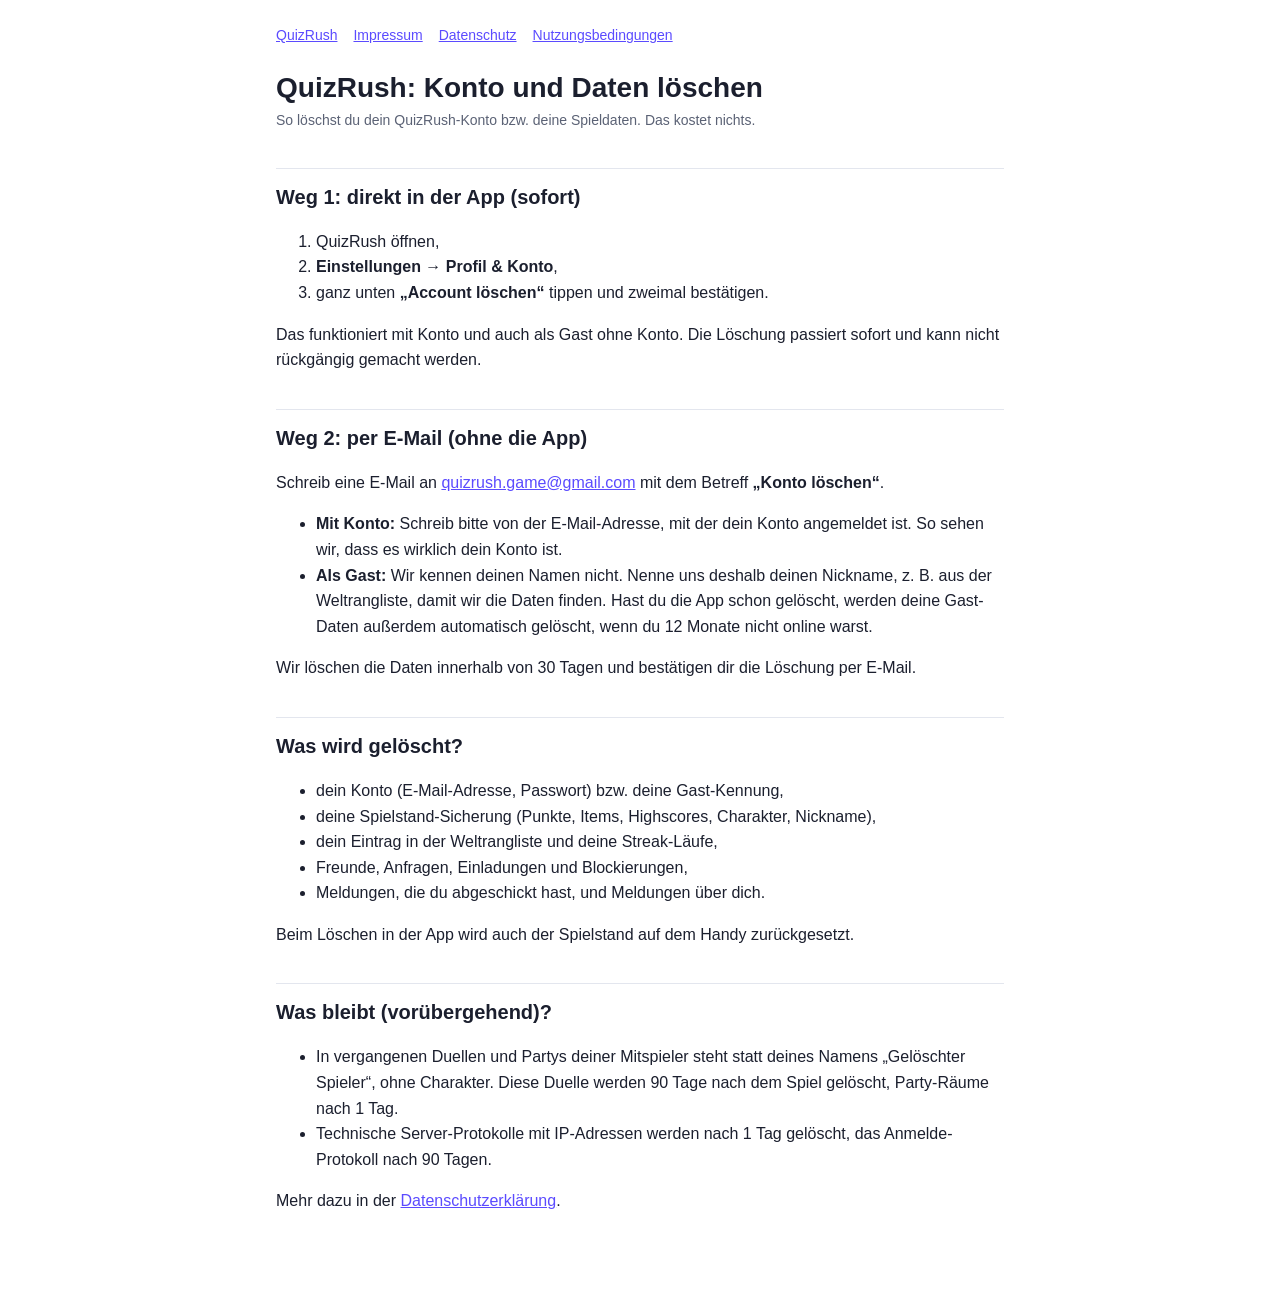
<file: konto-loeschen.html>
<!doctype html>
<html lang="de">
<head>
<meta charset="utf-8">
<meta name="viewport" content="width=device-width, initial-scale=1">
<title>Konto löschen – QuizRush</title>
<link rel="stylesheet" href="style.css">
</head>
<body>
<main>
<nav><a href="index.html">QuizRush</a><a href="impressum.html">Impressum</a><a href="datenschutz.html">Datenschutz</a><a href="nutzungsbedingungen.html">Nutzungsbedingungen</a></nav>
<h1>QuizRush: Konto und Daten löschen</h1>
<p class="stand">So löschst du dein QuizRush-Konto bzw. deine Spieldaten. Das kostet nichts.</p>

<h2 id="app">Weg 1: direkt in der App (sofort)</h2>
<ol>
  <li>QuizRush öffnen,</li>
  <li><strong>Einstellungen → Profil &amp; Konto</strong>,</li>
  <li>ganz unten <strong>„Account löschen“</strong> tippen und zweimal bestätigen.</li>
</ol>
<p>Das funktioniert mit Konto und auch als Gast ohne Konto. Die Löschung passiert sofort und kann nicht rückgängig gemacht werden.</p>

<h2 id="email">Weg 2: per E-Mail (ohne die App)</h2>
<p>Schreib eine E-Mail an <a href="mailto:quizrush.game@gmail.com?subject=QuizRush%3A%20Konto%20l%C3%B6schen">quizrush.game@gmail.com</a> mit dem Betreff <strong>„Konto löschen“</strong>.</p>
<ul>
  <li><strong>Mit Konto:</strong> Schreib bitte von der E-Mail-Adresse, mit der dein Konto angemeldet ist. So sehen wir, dass es wirklich dein Konto ist.</li>
  <li><strong>Als Gast:</strong> Wir kennen deinen Namen nicht. Nenne uns deshalb deinen Nickname, z. B. aus der Weltrangliste, damit wir die Daten finden. Hast du die App schon gelöscht, werden deine Gast-Daten außerdem automatisch gelöscht, wenn du 12 Monate nicht online warst.</li>
</ul>
<p>Wir löschen die Daten innerhalb von 30 Tagen und bestätigen dir die Löschung per E-Mail.</p>

<h2 id="was">Was wird gelöscht?</h2>
<ul>
  <li>dein Konto (E-Mail-Adresse, Passwort) bzw. deine Gast-Kennung,</li>
  <li>deine Spielstand-Sicherung (Punkte, Items, Highscores, Charakter, Nickname),</li>
  <li>dein Eintrag in der Weltrangliste und deine Streak-Läufe,</li>
  <li>Freunde, Anfragen, Einladungen und Blockierungen,</li>
  <li>Meldungen, die du abgeschickt hast, und Meldungen über dich.</li>
</ul>
<p>Beim Löschen in der App wird auch der Spielstand auf dem Handy zurückgesetzt.</p>

<h2 id="bleibt">Was bleibt (vorübergehend)?</h2>
<ul>
  <li>In vergangenen Duellen und Partys deiner Mitspieler steht statt deines Namens „Gelöschter Spieler“, ohne Charakter. Diese Duelle werden 90 Tage nach dem Spiel gelöscht, Party-Räume nach 1 Tag.</li>
  <li>Technische Server-Protokolle mit IP-Adressen werden nach 1 Tag gelöscht, das Anmelde-Protokoll nach 90 Tagen.</li>
</ul>
<p>Mehr dazu in der <a href="datenschutz.html">Datenschutzerklärung</a>.</p>
</main>
</body>
</html>
</file>
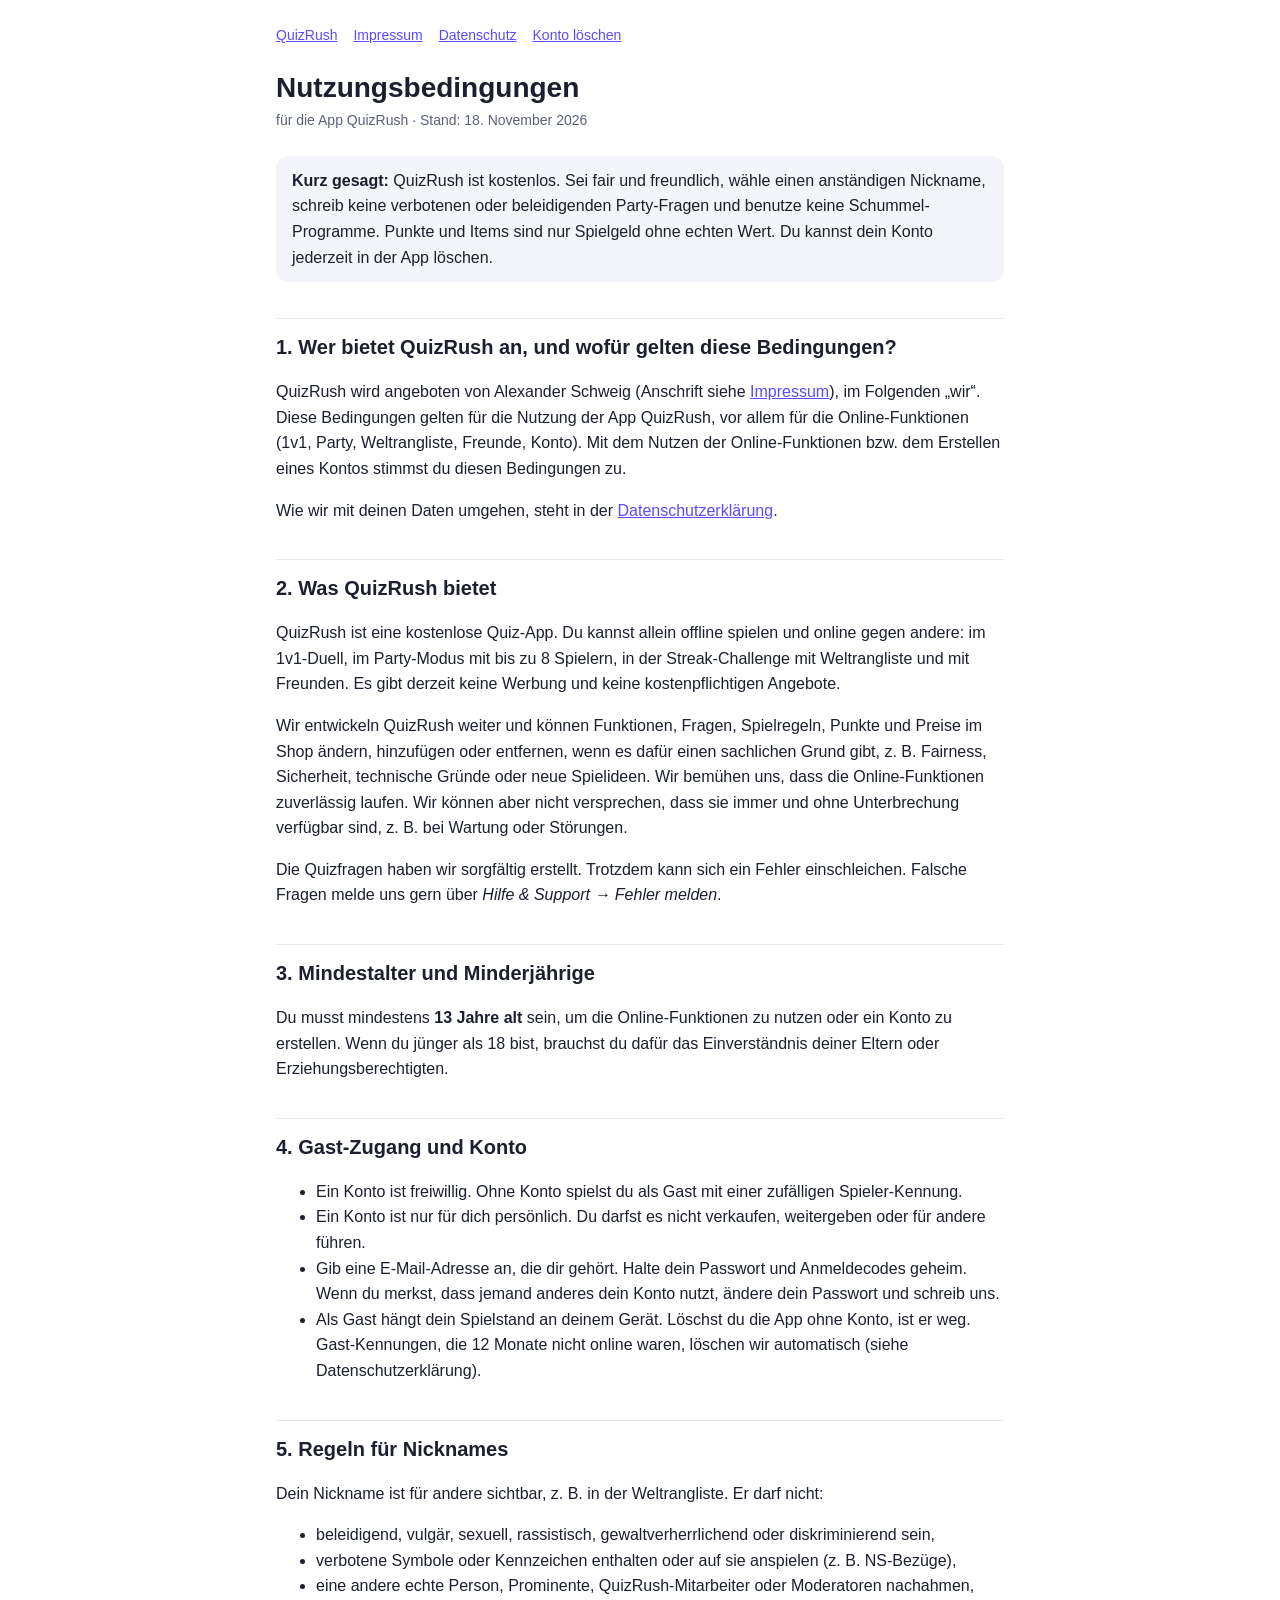
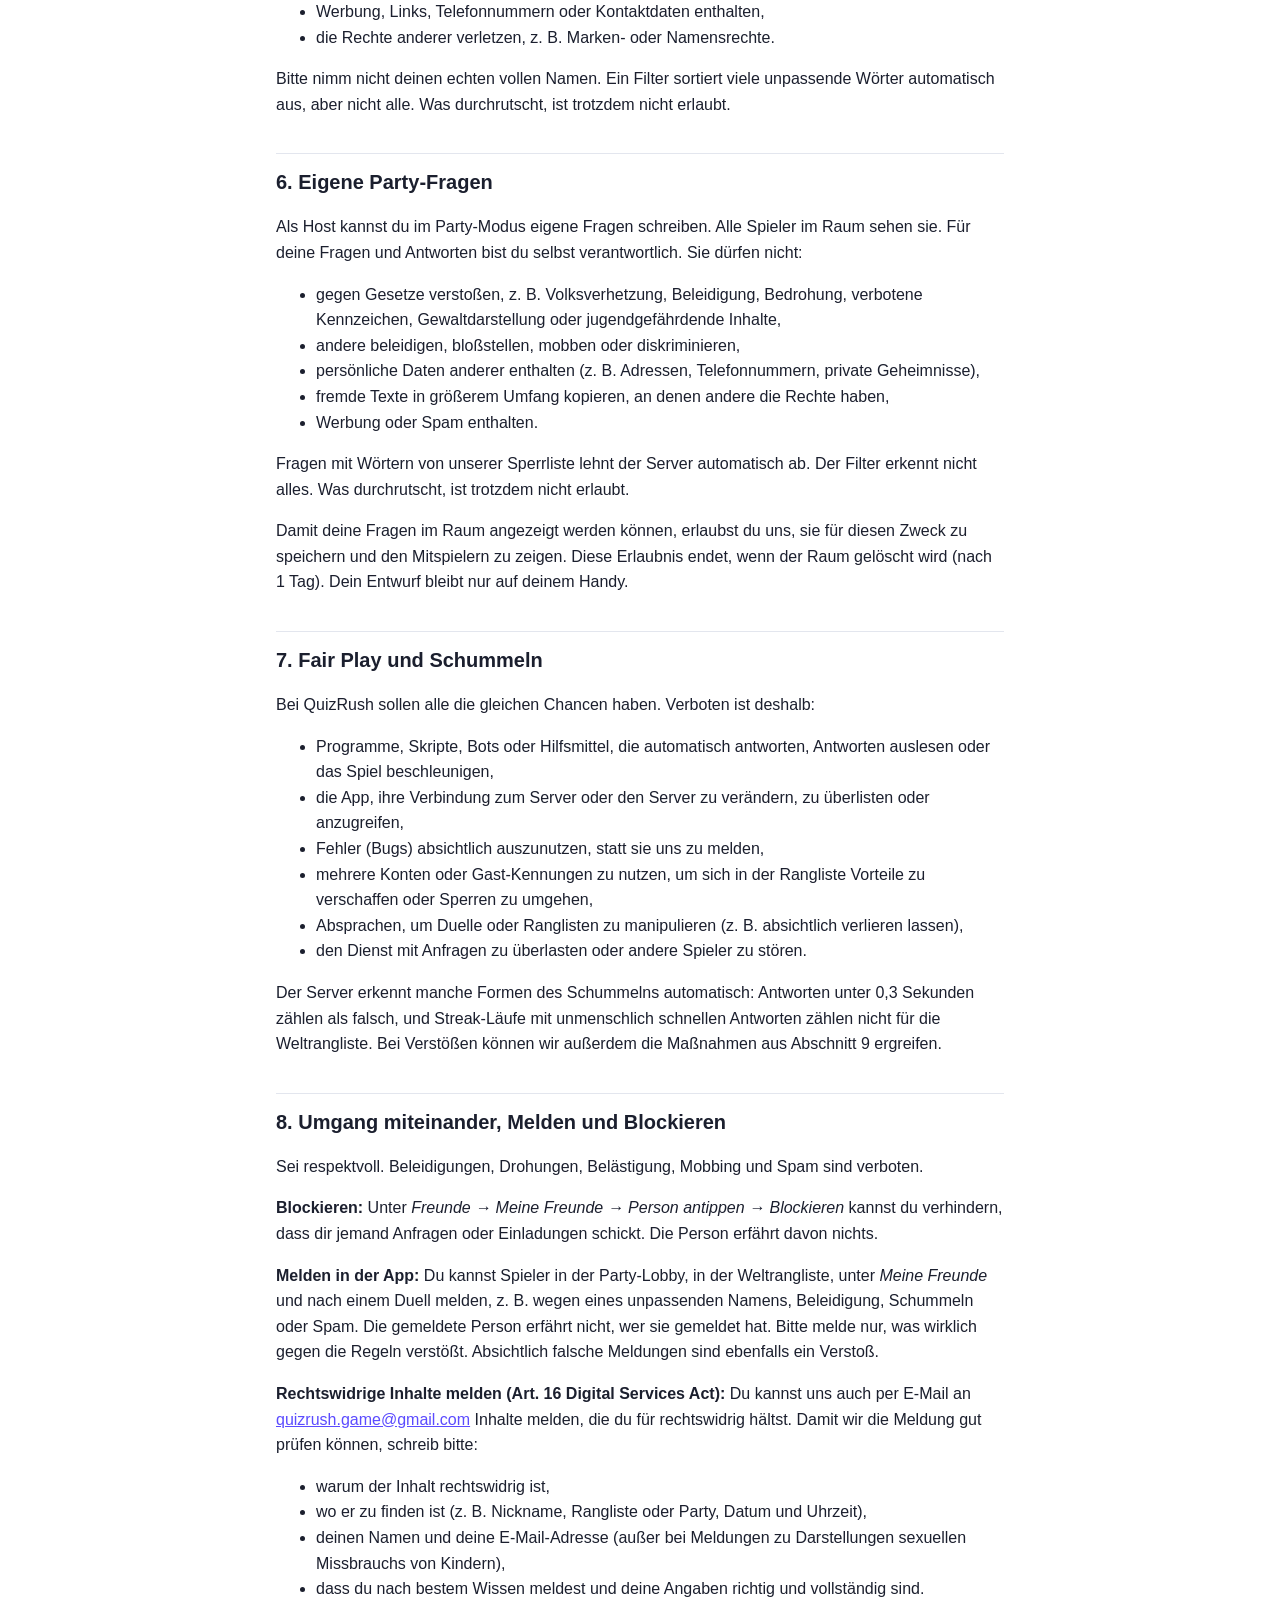
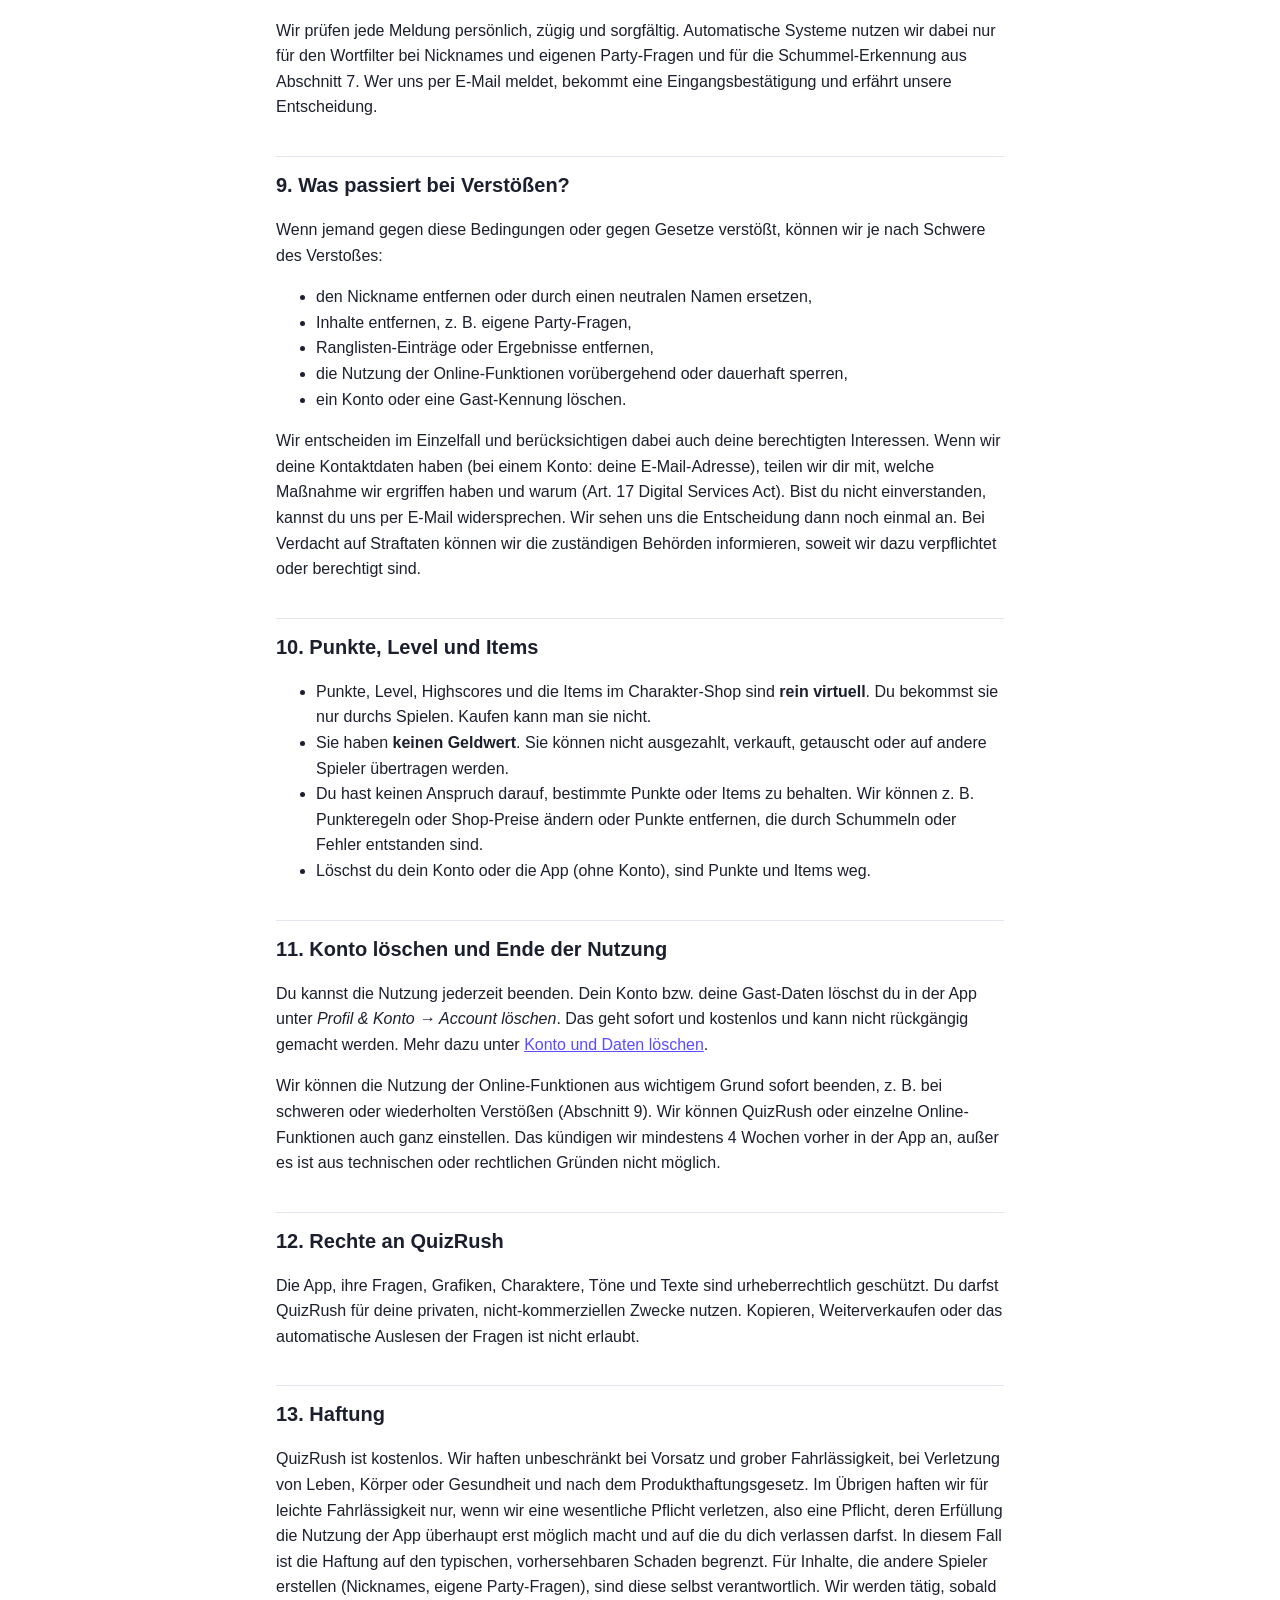
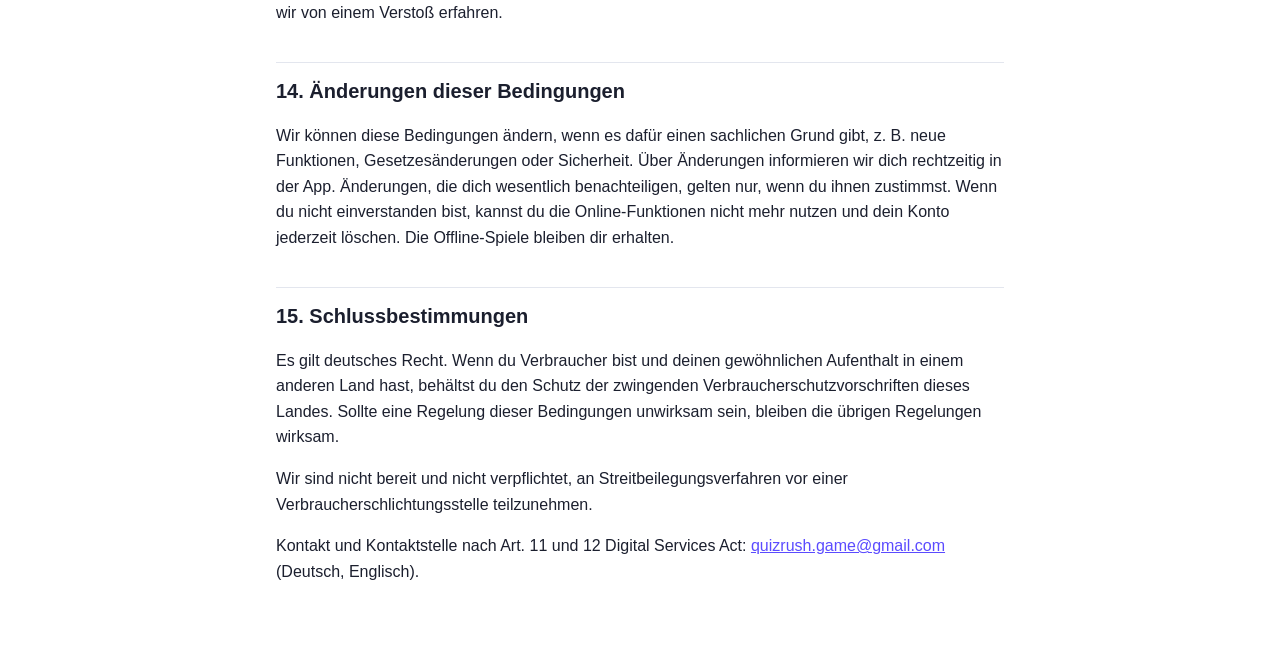
<file: nutzungsbedingungen.html>
<!doctype html>
<html lang="de">
<head>
<meta charset="utf-8">
<meta name="viewport" content="width=device-width, initial-scale=1">
<title>Nutzungsbedingungen – QuizRush</title>
<link rel="stylesheet" href="style.css">
</head>
<body>
<main>
<nav><a href="index.html">QuizRush</a><a href="impressum.html">Impressum</a><a href="datenschutz.html">Datenschutz</a><a href="konto-loeschen.html">Konto löschen</a></nav>
<h1>Nutzungsbedingungen</h1>
<p class="stand">für die App QuizRush · Stand: 18. November 2026</p>

<div class="box">
  <p><strong>Kurz gesagt:</strong> QuizRush ist kostenlos. Sei fair und freundlich, wähle einen anständigen Nickname, schreib keine verbotenen oder beleidigenden Party-Fragen und benutze keine Schummel-Programme. Punkte und Items sind nur Spielgeld ohne echten Wert. Du kannst dein Konto jederzeit in der App löschen.</p>
</div>

<h2 id="geltung">1. Wer bietet QuizRush an, und wofür gelten diese Bedingungen?</h2>
<p>QuizRush wird angeboten von Alexander Schweig (Anschrift siehe <a href="impressum.html">Impressum</a>), im Folgenden „wir“. Diese Bedingungen gelten für die Nutzung der App QuizRush, vor allem für die Online-Funktionen (1v1, Party, Weltrangliste, Freunde, Konto). Mit dem Nutzen der Online-Funktionen bzw. dem Erstellen eines Kontos stimmst du diesen Bedingungen zu.</p>
<p>Wie wir mit deinen Daten umgehen, steht in der <a href="datenschutz.html">Datenschutzerklärung</a>.</p>

<h2 id="leistung">2. Was QuizRush bietet</h2>
<p>QuizRush ist eine kostenlose Quiz-App. Du kannst allein offline spielen und online gegen andere: im 1v1-Duell, im Party-Modus mit bis zu 8 Spielern, in der Streak-Challenge mit Weltrangliste und mit Freunden. Es gibt derzeit keine Werbung und keine kostenpflichtigen Angebote.</p>
<p>Wir entwickeln QuizRush weiter und können Funktionen, Fragen, Spielregeln, Punkte und Preise im Shop ändern, hinzufügen oder entfernen, wenn es dafür einen sachlichen Grund gibt, z. B. Fairness, Sicherheit, technische Gründe oder neue Spielideen. Wir bemühen uns, dass die Online-Funktionen zuverlässig laufen. Wir können aber nicht versprechen, dass sie immer und ohne Unterbrechung verfügbar sind, z. B. bei Wartung oder Störungen.</p>
<p>Die Quizfragen haben wir sorgfältig erstellt. Trotzdem kann sich ein Fehler einschleichen. Falsche Fragen melde uns gern über <em>Hilfe &amp; Support → Fehler melden</em>.</p>

<h2 id="alter">3. Mindestalter und Minderjährige</h2>
<p>Du musst mindestens <strong>13 Jahre alt</strong> sein, um die Online-Funktionen zu nutzen oder ein Konto zu erstellen. Wenn du jünger als 18 bist, brauchst du dafür das Einverständnis deiner Eltern oder Erziehungsberechtigten.</p>

<h2 id="konto">4. Gast-Zugang und Konto</h2>
<ul>
  <li>Ein Konto ist freiwillig. Ohne Konto spielst du als Gast mit einer zufälligen Spieler-Kennung.</li>
  <li>Ein Konto ist nur für dich persönlich. Du darfst es nicht verkaufen, weitergeben oder für andere führen.</li>
  <li>Gib eine E-Mail-Adresse an, die dir gehört. Halte dein Passwort und Anmeldecodes geheim. Wenn du merkst, dass jemand anderes dein Konto nutzt, ändere dein Passwort und schreib uns.</li>
  <li>Als Gast hängt dein Spielstand an deinem Gerät. Löschst du die App ohne Konto, ist er weg. Gast-Kennungen, die 12 Monate nicht online waren, löschen wir automatisch (siehe Datenschutzerklärung).</li>
</ul>

<h2 id="nickname">5. Regeln für Nicknames</h2>
<p>Dein Nickname ist für andere sichtbar, z. B. in der Weltrangliste. Er darf nicht:</p>
<ul>
  <li>beleidigend, vulgär, sexuell, rassistisch, gewaltverherrlichend oder diskriminierend sein,</li>
  <li>verbotene Symbole oder Kennzeichen enthalten oder auf sie anspielen (z. B. NS-Bezüge),</li>
  <li>eine andere echte Person, Prominente, QuizRush-Mitarbeiter oder Moderatoren nachahmen,</li>
  <li>Werbung, Links, Telefonnummern oder Kontaktdaten enthalten,</li>
  <li>die Rechte anderer verletzen, z. B. Marken- oder Namensrechte.</li>
</ul>
<p>Bitte nimm nicht deinen echten vollen Namen. Ein Filter sortiert viele unpassende Wörter automatisch aus, aber nicht alle. Was durchrutscht, ist trotzdem nicht erlaubt.</p>

<h2 id="party-fragen">6. Eigene Party-Fragen</h2>
<p>Als Host kannst du im Party-Modus eigene Fragen schreiben. Alle Spieler im Raum sehen sie. Für deine Fragen und Antworten bist du selbst verantwortlich. Sie dürfen nicht:</p>
<ul>
  <li>gegen Gesetze verstoßen, z. B. Volksverhetzung, Beleidigung, Bedrohung, verbotene Kennzeichen, Gewaltdarstellung oder jugendgefährdende Inhalte,</li>
  <li>andere beleidigen, bloßstellen, mobben oder diskriminieren,</li>
  <li>persönliche Daten anderer enthalten (z. B. Adressen, Telefonnummern, private Geheimnisse),</li>
  <li>fremde Texte in größerem Umfang kopieren, an denen andere die Rechte haben,</li>
  <li>Werbung oder Spam enthalten.</li>
</ul>
<p>Fragen mit Wörtern von unserer Sperrliste lehnt der Server automatisch ab. Der Filter erkennt nicht alles. Was durchrutscht, ist trotzdem nicht erlaubt.</p>
<p>Damit deine Fragen im Raum angezeigt werden können, erlaubst du uns, sie für diesen Zweck zu speichern und den Mitspielern zu zeigen. Diese Erlaubnis endet, wenn der Raum gelöscht wird (nach 1 Tag). Dein Entwurf bleibt nur auf deinem Handy.</p>

<h2 id="fair-play">7. Fair Play und Schummeln</h2>
<p>Bei QuizRush sollen alle die gleichen Chancen haben. Verboten ist deshalb:</p>
<ul>
  <li>Programme, Skripte, Bots oder Hilfsmittel, die automatisch antworten, Antworten auslesen oder das Spiel beschleunigen,</li>
  <li>die App, ihre Verbindung zum Server oder den Server zu verändern, zu überlisten oder anzugreifen,</li>
  <li>Fehler (Bugs) absichtlich auszunutzen, statt sie uns zu melden,</li>
  <li>mehrere Konten oder Gast-Kennungen zu nutzen, um sich in der Rangliste Vorteile zu verschaffen oder Sperren zu umgehen,</li>
  <li>Absprachen, um Duelle oder Ranglisten zu manipulieren (z. B. absichtlich verlieren lassen),</li>
  <li>den Dienst mit Anfragen zu überlasten oder andere Spieler zu stören.</li>
</ul>
<p>Der Server erkennt manche Formen des Schummelns automatisch: Antworten unter 0,3 Sekunden zählen als falsch, und Streak-Läufe mit unmenschlich schnellen Antworten zählen nicht für die Weltrangliste. Bei Verstößen können wir außerdem die Maßnahmen aus Abschnitt 9 ergreifen.</p>

<h2 id="verhalten">8. Umgang miteinander, Melden und Blockieren</h2>
<p>Sei respektvoll. Beleidigungen, Drohungen, Belästigung, Mobbing und Spam sind verboten.</p>
<p><strong>Blockieren:</strong> Unter <em>Freunde → Meine Freunde → Person antippen → Blockieren</em> kannst du verhindern, dass dir jemand Anfragen oder Einladungen schickt. Die Person erfährt davon nichts.</p>
<p><strong>Melden in der App:</strong> Du kannst Spieler in der Party-Lobby, in der Weltrangliste, unter <em>Meine Freunde</em> und nach einem Duell melden, z. B. wegen eines unpassenden Namens, Beleidigung, Schummeln oder Spam. Die gemeldete Person erfährt nicht, wer sie gemeldet hat. Bitte melde nur, was wirklich gegen die Regeln verstößt. Absichtlich falsche Meldungen sind ebenfalls ein Verstoß.</p>
<p><strong>Rechtswidrige Inhalte melden (Art. 16 Digital Services Act):</strong> Du kannst uns auch per E-Mail an <a href="mailto:quizrush.game@gmail.com">quizrush.game@gmail.com</a> Inhalte melden, die du für rechtswidrig hältst. Damit wir die Meldung gut prüfen können, schreib bitte:</p>
<ul>
  <li>warum der Inhalt rechtswidrig ist,</li>
  <li>wo er zu finden ist (z. B. Nickname, Rangliste oder Party, Datum und Uhrzeit),</li>
  <li>deinen Namen und deine E-Mail-Adresse (außer bei Meldungen zu Darstellungen sexuellen Missbrauchs von Kindern),</li>
  <li>dass du nach bestem Wissen meldest und deine Angaben richtig und vollständig sind.</li>
</ul>
<p>Wir prüfen jede Meldung persönlich, zügig und sorgfältig. Automatische Systeme nutzen wir dabei nur für den Wortfilter bei Nicknames und eigenen Party-Fragen und für die Schummel-Erkennung aus Abschnitt 7. Wer uns per E-Mail meldet, bekommt eine Eingangsbestätigung und erfährt unsere Entscheidung.</p>

<h2 id="massnahmen">9. Was passiert bei Verstößen?</h2>
<p>Wenn jemand gegen diese Bedingungen oder gegen Gesetze verstößt, können wir je nach Schwere des Verstoßes:</p>
<ul>
  <li>den Nickname entfernen oder durch einen neutralen Namen ersetzen,</li>
  <li>Inhalte entfernen, z. B. eigene Party-Fragen,</li>
  <li>Ranglisten-Einträge oder Ergebnisse entfernen,</li>
  <li>die Nutzung der Online-Funktionen vorübergehend oder dauerhaft sperren,</li>
  <li>ein Konto oder eine Gast-Kennung löschen.</li>
</ul>
<p>Wir entscheiden im Einzelfall und berücksichtigen dabei auch deine berechtigten Interessen. Wenn wir deine Kontaktdaten haben (bei einem Konto: deine E-Mail-Adresse), teilen wir dir mit, welche Maßnahme wir ergriffen haben und warum (Art. 17 Digital Services Act). Bist du nicht einverstanden, kannst du uns per E-Mail widersprechen. Wir sehen uns die Entscheidung dann noch einmal an. Bei Verdacht auf Straftaten können wir die zuständigen Behörden informieren, soweit wir dazu verpflichtet oder berechtigt sind.</p>

<h2 id="punkte">10. Punkte, Level und Items</h2>
<ul>
  <li>Punkte, Level, Highscores und die Items im Charakter-Shop sind <strong>rein virtuell</strong>. Du bekommst sie nur durchs Spielen. Kaufen kann man sie nicht.</li>
  <li>Sie haben <strong>keinen Geldwert</strong>. Sie können nicht ausgezahlt, verkauft, getauscht oder auf andere Spieler übertragen werden.</li>
  <li>Du hast keinen Anspruch darauf, bestimmte Punkte oder Items zu behalten. Wir können z. B. Punkteregeln oder Shop-Preise ändern oder Punkte entfernen, die durch Schummeln oder Fehler entstanden sind.</li>
  <li>Löschst du dein Konto oder die App (ohne Konto), sind Punkte und Items weg.</li>
</ul>

<h2 id="loeschen">11. Konto löschen und Ende der Nutzung</h2>
<p>Du kannst die Nutzung jederzeit beenden. Dein Konto bzw. deine Gast-Daten löschst du in der App unter <em>Profil &amp; Konto → Account löschen</em>. Das geht sofort und kostenlos und kann nicht rückgängig gemacht werden. Mehr dazu unter <a href="konto-loeschen.html">Konto und Daten löschen</a>.</p>
<p>Wir können die Nutzung der Online-Funktionen aus wichtigem Grund sofort beenden, z. B. bei schweren oder wiederholten Verstößen (Abschnitt 9). Wir können QuizRush oder einzelne Online-Funktionen auch ganz einstellen. Das kündigen wir mindestens 4 Wochen vorher in der App an, außer es ist aus technischen oder rechtlichen Gründen nicht möglich.</p>

<h2 id="rechte-app">12. Rechte an QuizRush</h2>
<p>Die App, ihre Fragen, Grafiken, Charaktere, Töne und Texte sind urheberrechtlich geschützt. Du darfst QuizRush für deine privaten, nicht-kommerziellen Zwecke nutzen. Kopieren, Weiterverkaufen oder das automatische Auslesen der Fragen ist nicht erlaubt.</p>

<h2 id="haftung">13. Haftung</h2>
<p>QuizRush ist kostenlos. Wir haften unbeschränkt bei Vorsatz und grober Fahrlässigkeit, bei Verletzung von Leben, Körper oder Gesundheit und nach dem Produkthaftungsgesetz. Im Übrigen haften wir für leichte Fahrlässigkeit nur, wenn wir eine wesentliche Pflicht verletzen, also eine Pflicht, deren Erfüllung die Nutzung der App überhaupt erst möglich macht und auf die du dich verlassen darfst. In diesem Fall ist die Haftung auf den typischen, vorhersehbaren Schaden begrenzt. Für Inhalte, die andere Spieler erstellen (Nicknames, eigene Party-Fragen), sind diese selbst verantwortlich. Wir werden tätig, sobald wir von einem Verstoß erfahren.</p>

<h2 id="aenderungen">14. Änderungen dieser Bedingungen</h2>
<p>Wir können diese Bedingungen ändern, wenn es dafür einen sachlichen Grund gibt, z. B. neue Funktionen, Gesetzesänderungen oder Sicherheit. Über Änderungen informieren wir dich rechtzeitig in der App. Änderungen, die dich wesentlich benachteiligen, gelten nur, wenn du ihnen zustimmst. Wenn du nicht einverstanden bist, kannst du die Online-Funktionen nicht mehr nutzen und dein Konto jederzeit löschen. Die Offline-Spiele bleiben dir erhalten.</p>

<h2 id="schluss">15. Schlussbestimmungen</h2>
<p>Es gilt deutsches Recht. Wenn du Verbraucher bist und deinen gewöhnlichen Aufenthalt in einem anderen Land hast, behältst du den Schutz der zwingenden Verbraucherschutzvorschriften dieses Landes. Sollte eine Regelung dieser Bedingungen unwirksam sein, bleiben die übrigen Regelungen wirksam.</p>
<p>Wir sind nicht bereit und nicht verpflichtet, an Streitbeilegungsverfahren vor einer Verbraucherschlichtungsstelle teilzunehmen.</p>
<p>Kontakt und Kontaktstelle nach Art. 11 und 12 Digital Services Act: <a href="mailto:quizrush.game@gmail.com">quizrush.game@gmail.com</a> (Deutsch, Englisch).</p>
</main>
</body>
</html>
</file>
<file: style.css>
:root {
  --bg: #ffffff;
  --text: #1b1f2e;
  --muted: #5b6275;
  --line: #e3e6ee;
  --accent: #5b4bff;
  --box: #f4f5fa;
}
@media (prefers-color-scheme: dark) {
  :root {
    --bg: #080c24;
    --text: #e9ebf5;
    --muted: #a3a9bf;
    --line: #262c4a;
    --accent: #9d93ff;
    --box: #121838;
  }
}
* { box-sizing: border-box; }
html { -webkit-text-size-adjust: 100%; }
body {
  margin: 0;
  background: var(--bg);
  color: var(--text);
  font: 16px/1.6 -apple-system, BlinkMacSystemFont, "Segoe UI", Roboto, Helvetica, Arial, sans-serif;
}
main { max-width: 760px; margin: 0 auto; padding: 24px 16px 64px; }
nav { font-size: 14px; margin-bottom: 24px; display: flex; flex-wrap: wrap; gap: 6px 16px; }
a { color: var(--accent); }
h1 { font-size: 28px; line-height: 1.25; margin: 0 0 4px; }
h2 { font-size: 20px; margin: 36px 0 8px; padding-top: 12px; border-top: 1px solid var(--line); }
h3 { font-size: 17px; margin: 24px 0 6px; }
p, li { overflow-wrap: anywhere; }
.stand { color: var(--muted); font-size: 14px; margin: 0 0 24px; }
.box { background: var(--box); border-radius: 12px; padding: 12px 16px; margin: 16px 0; }
.box > :first-child { margin-top: 0; }
.box > :last-child { margin-bottom: 0; }
.table-wrap { overflow-x: auto; }
table { border-collapse: collapse; width: 100%; font-size: 15px; margin: 12px 0; }
th, td { text-align: left; vertical-align: top; padding: 8px; border-bottom: 1px solid var(--line); }
th { font-weight: 600; }
.placeholder { background: #ffe58a; color: #3d3000; padding: 0 4px; border-radius: 4px; }
footer { margin-top: 48px; font-size: 14px; color: var(--muted); }
</file>
